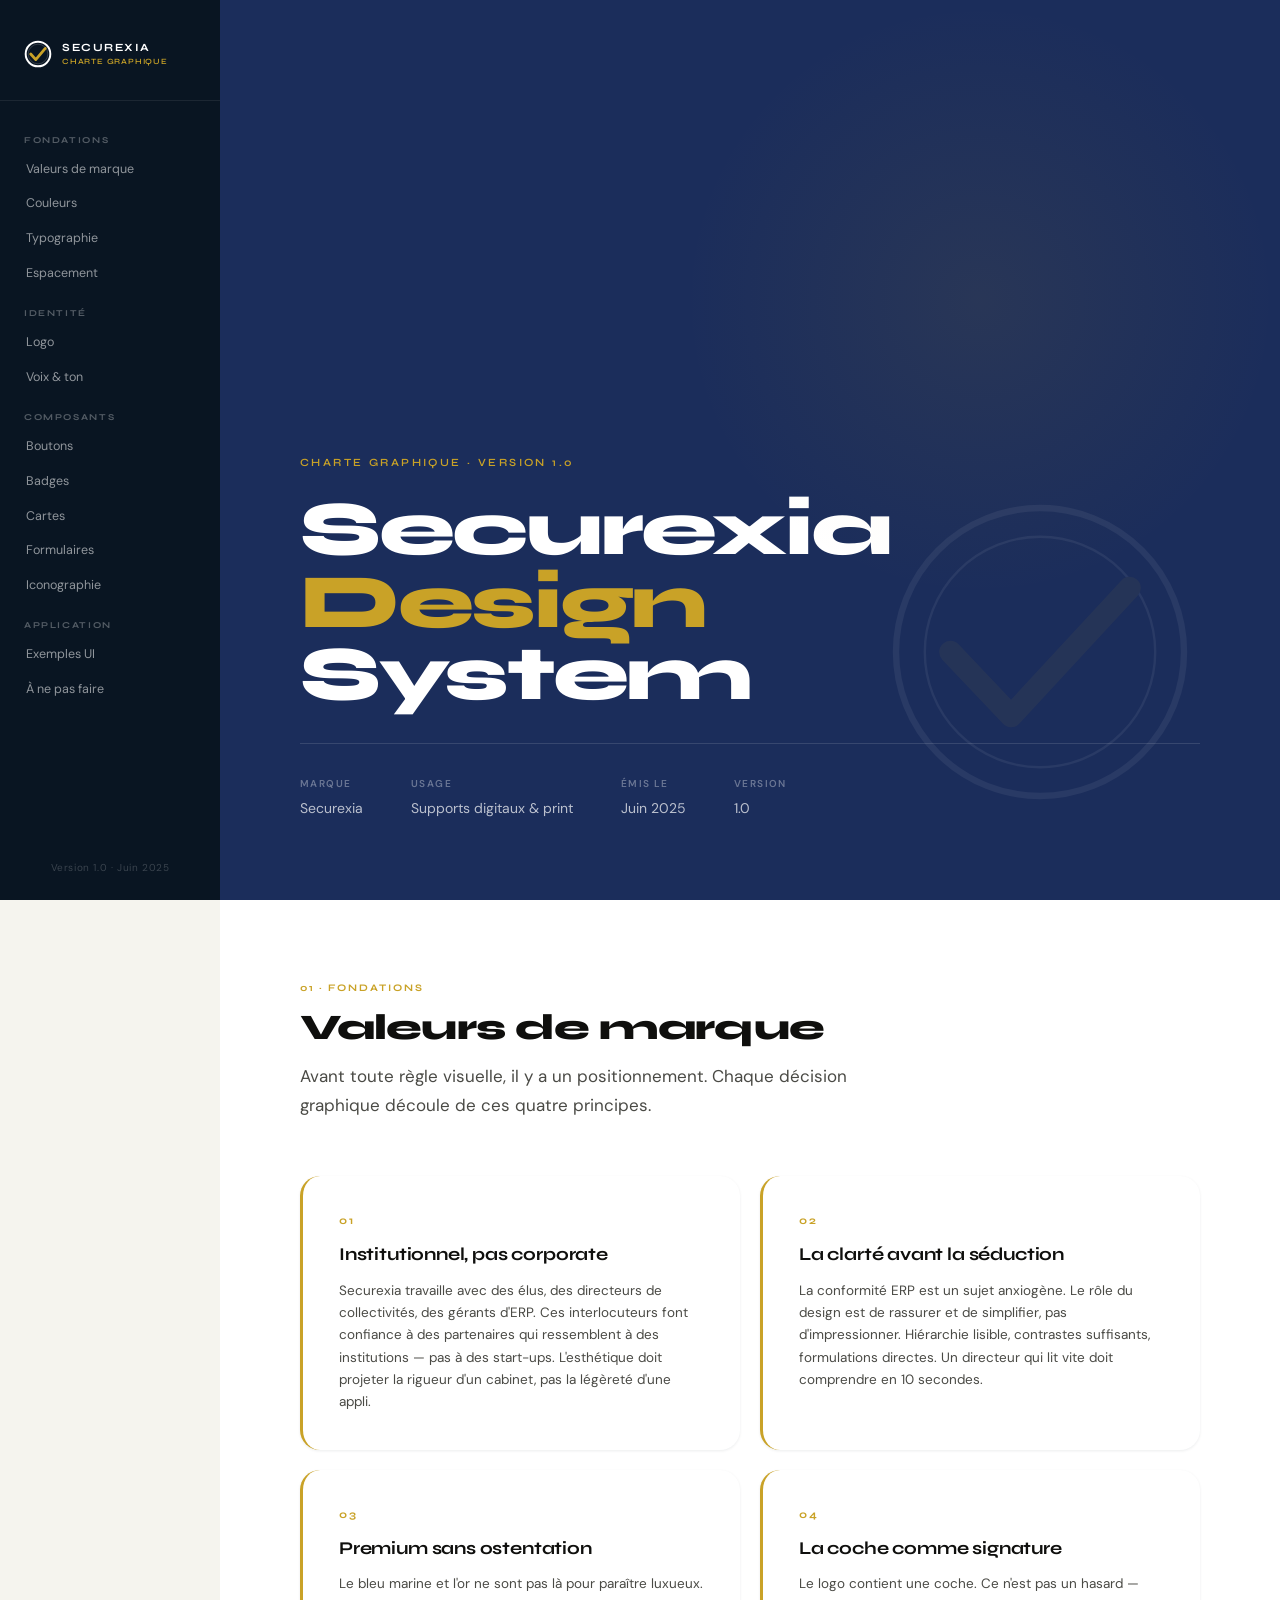
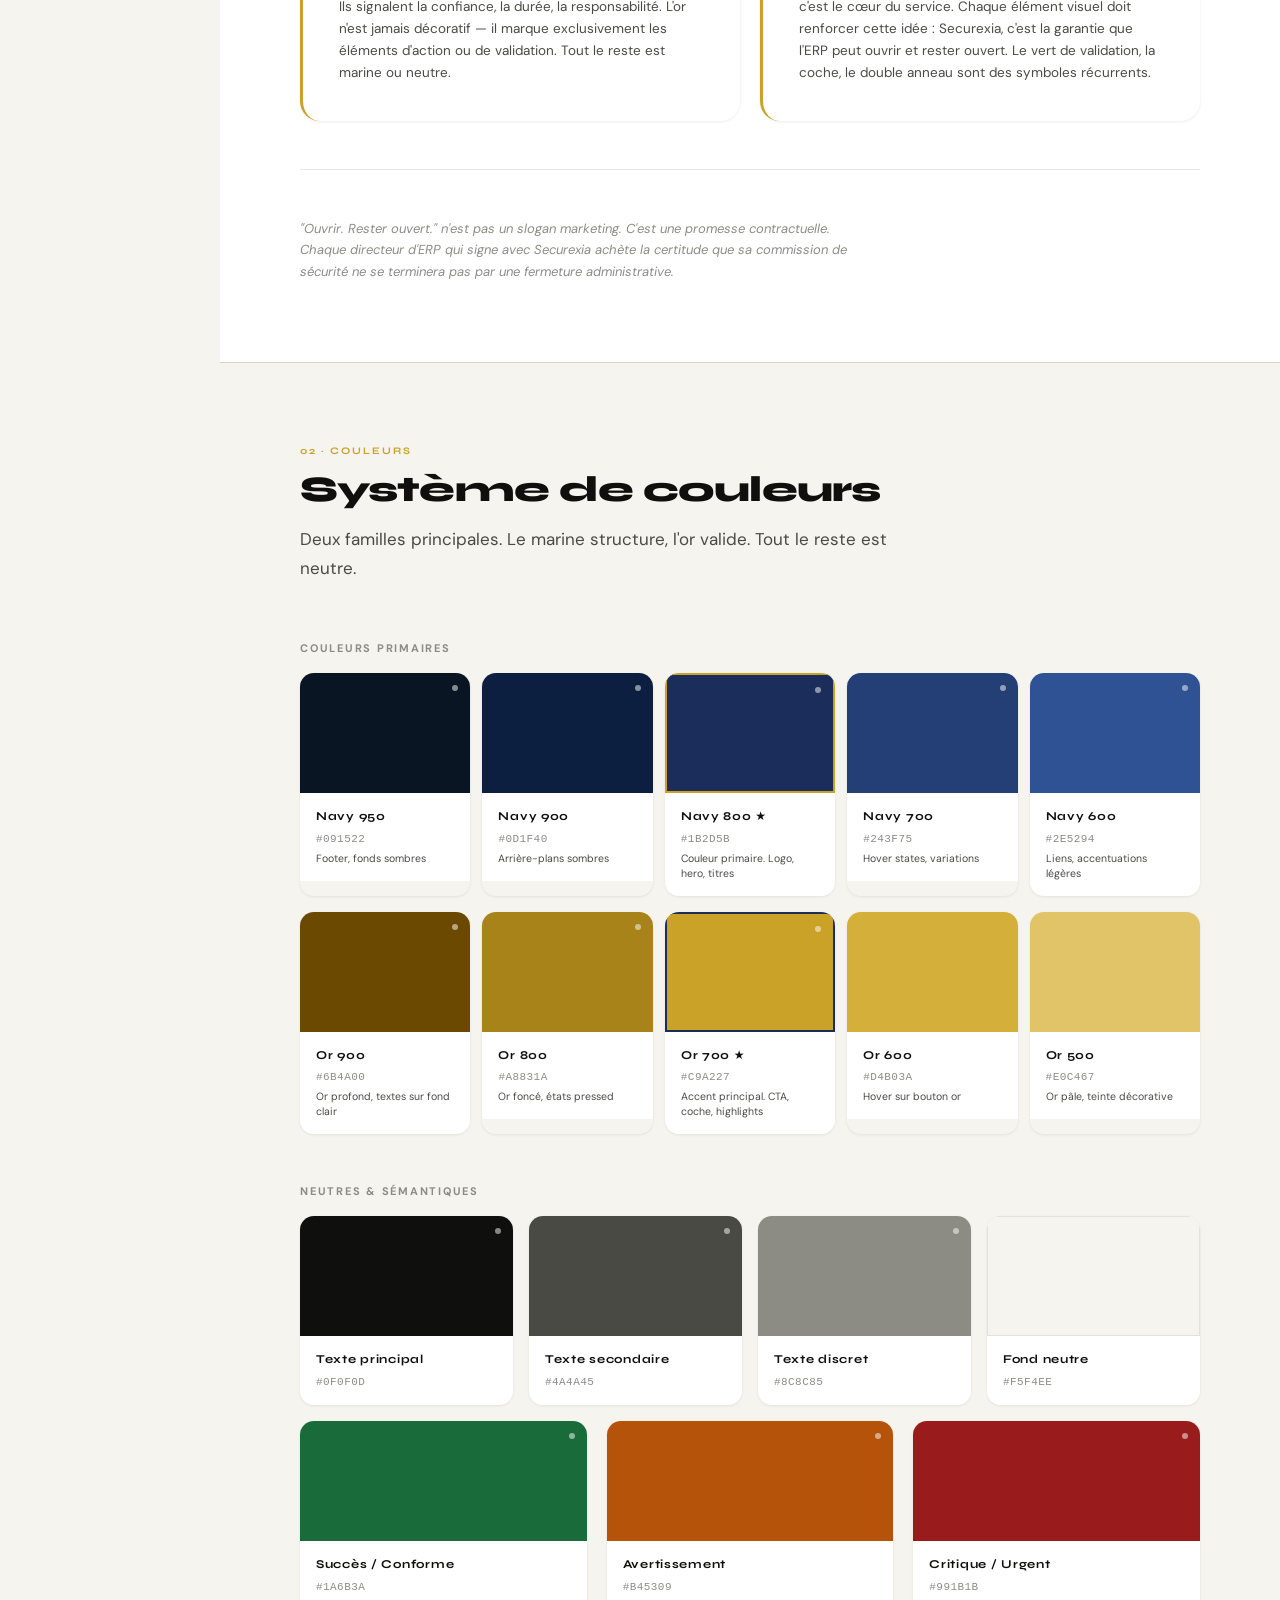
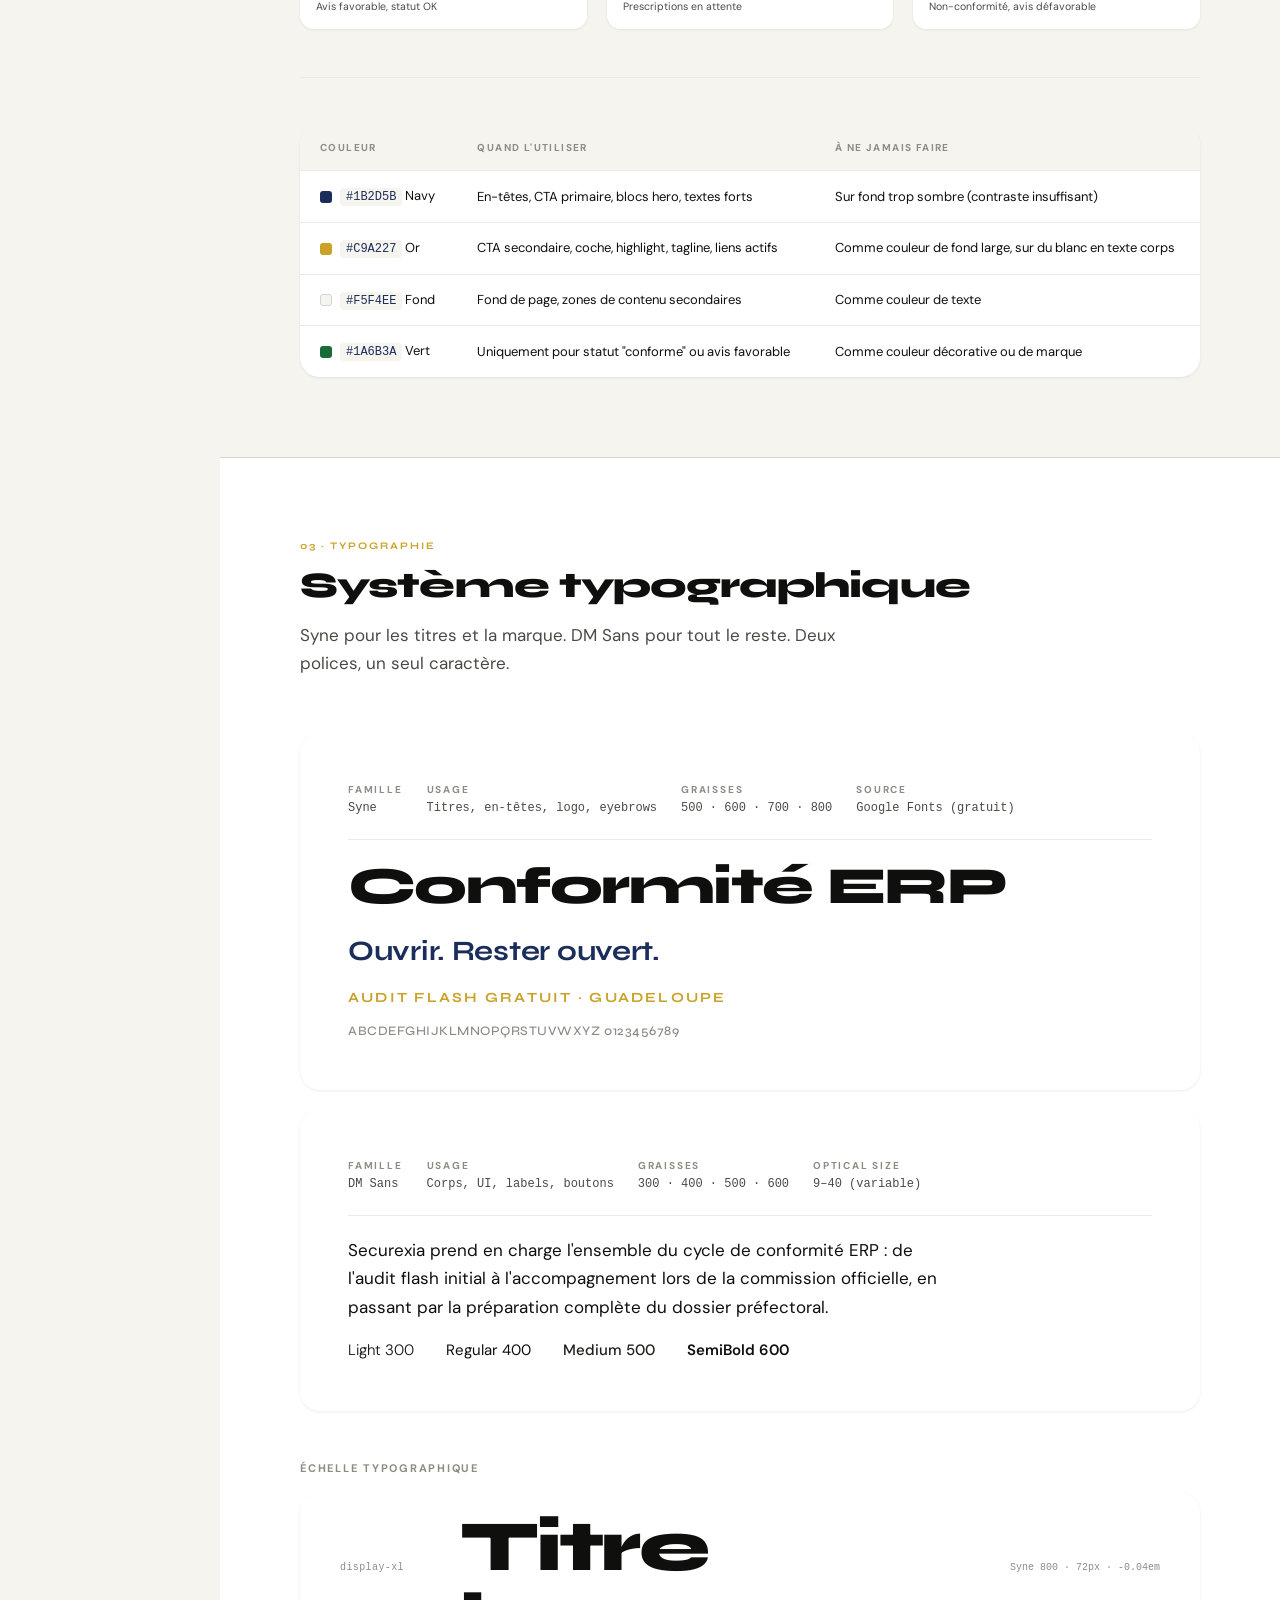
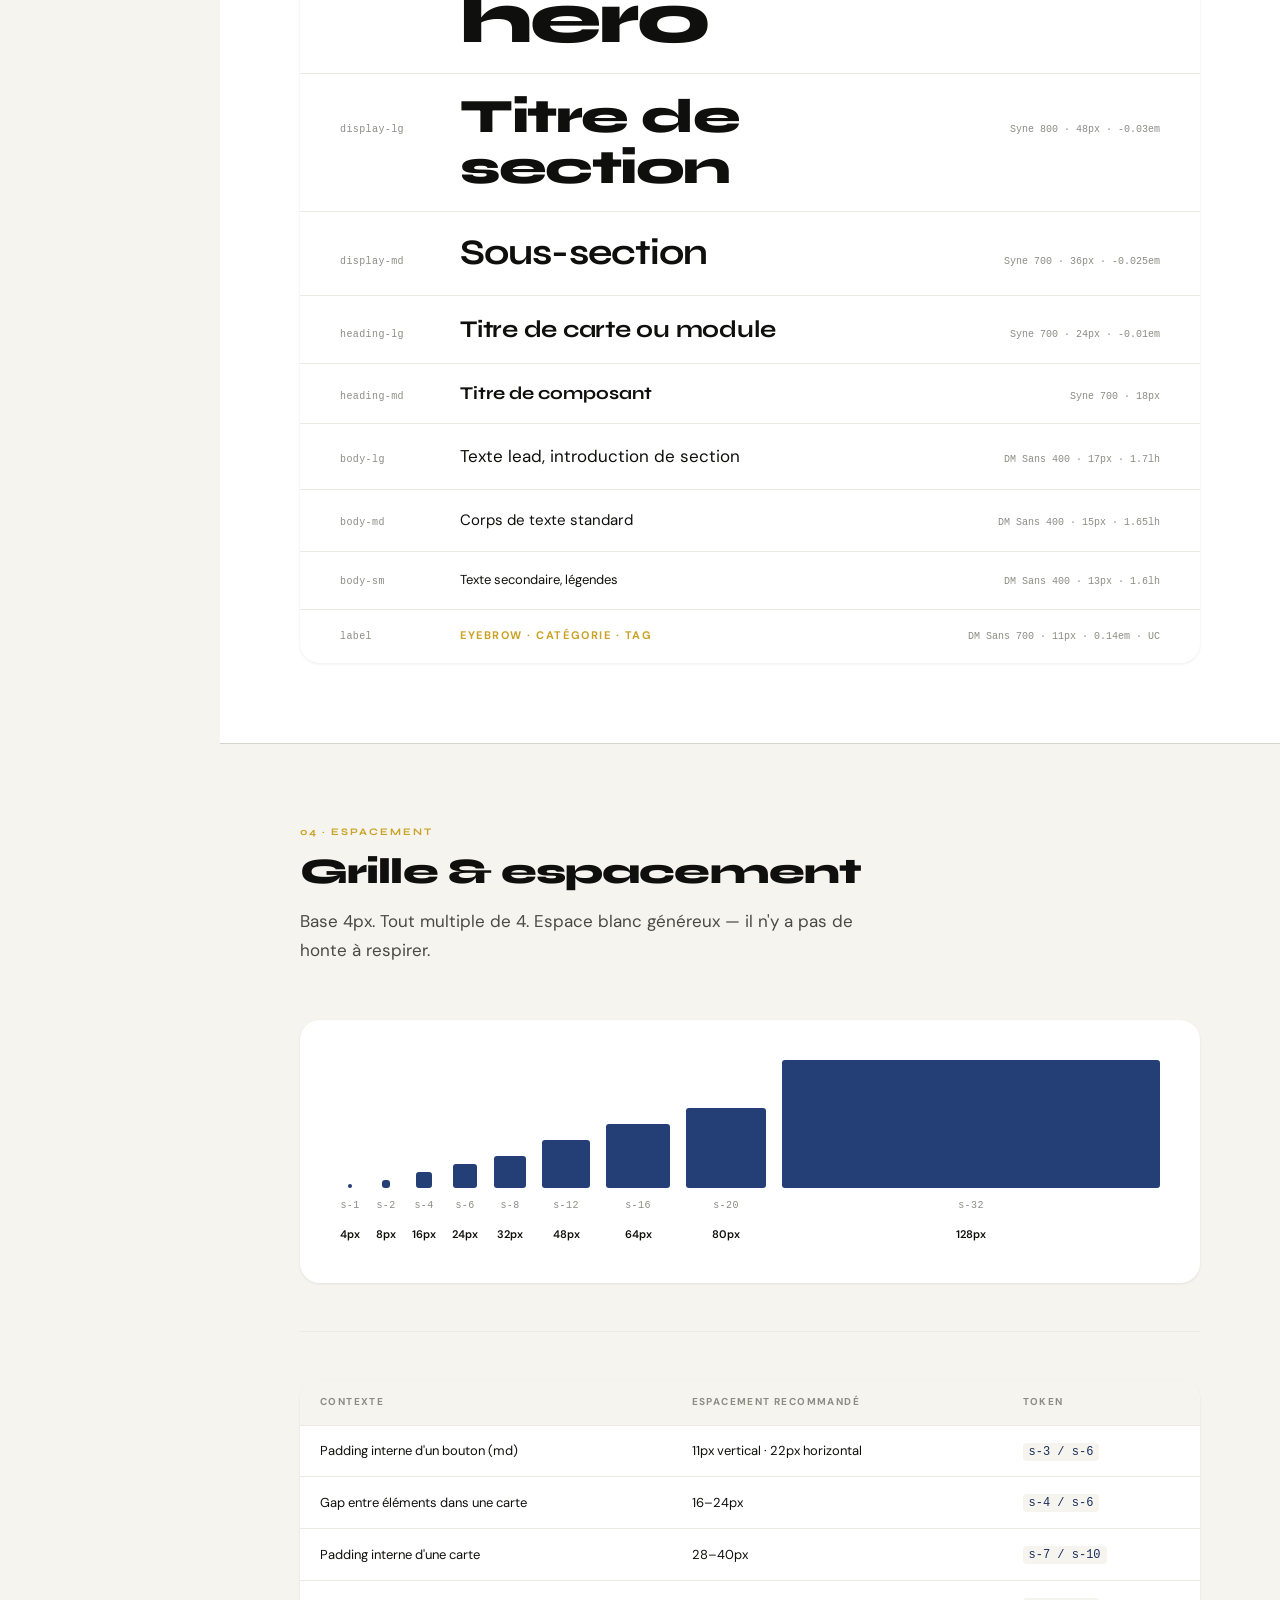
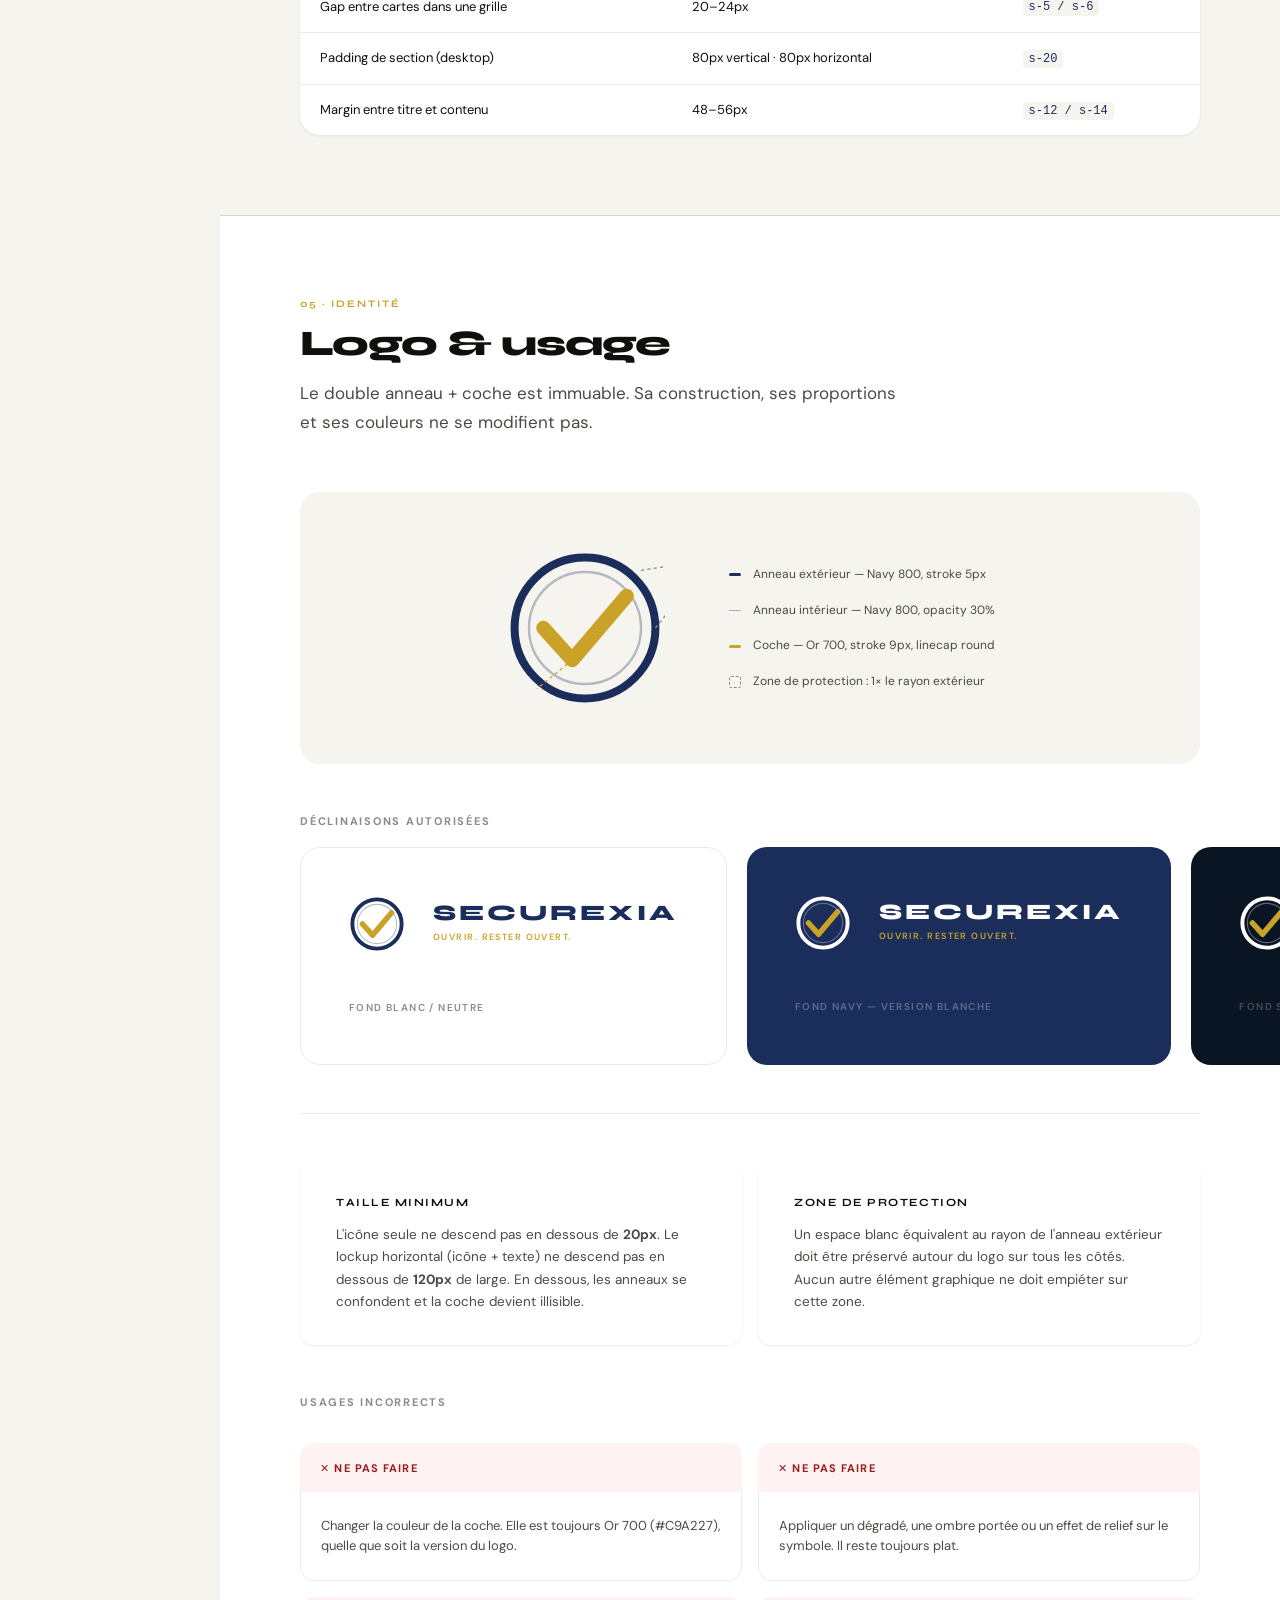
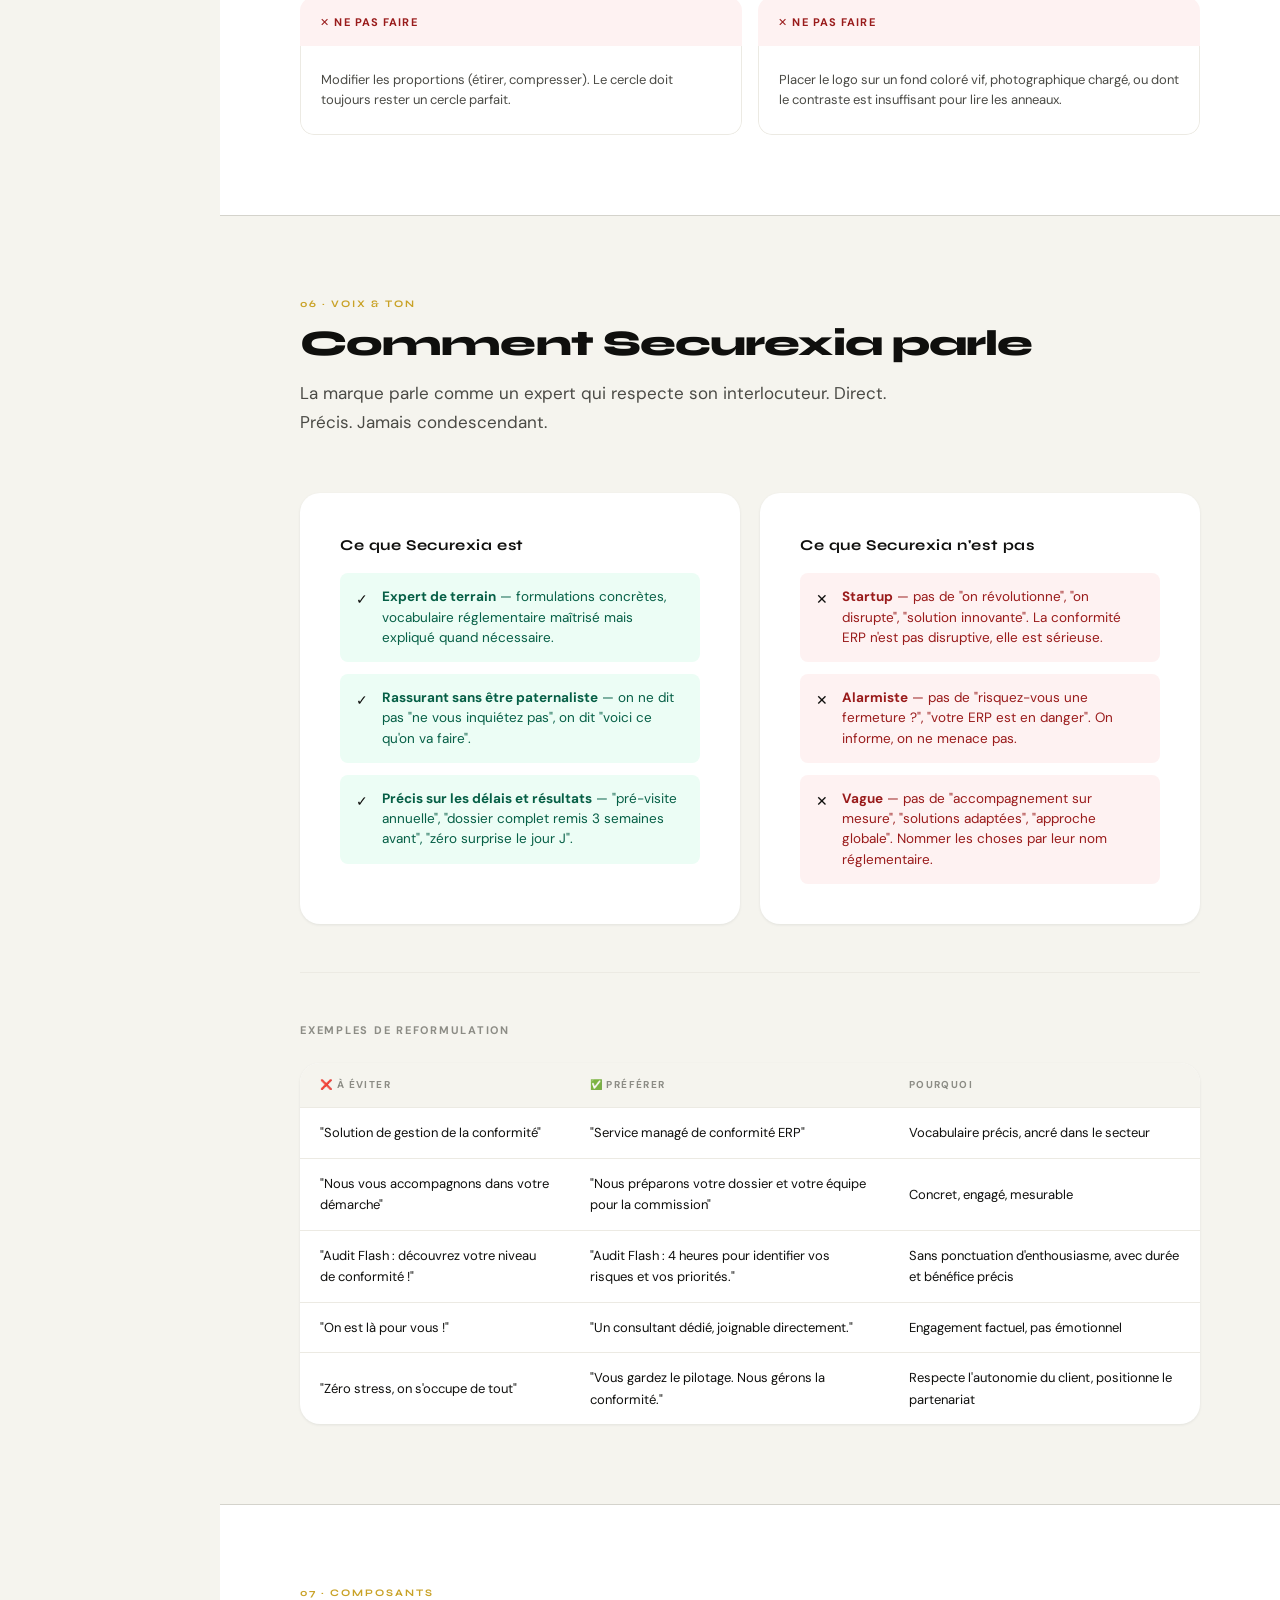
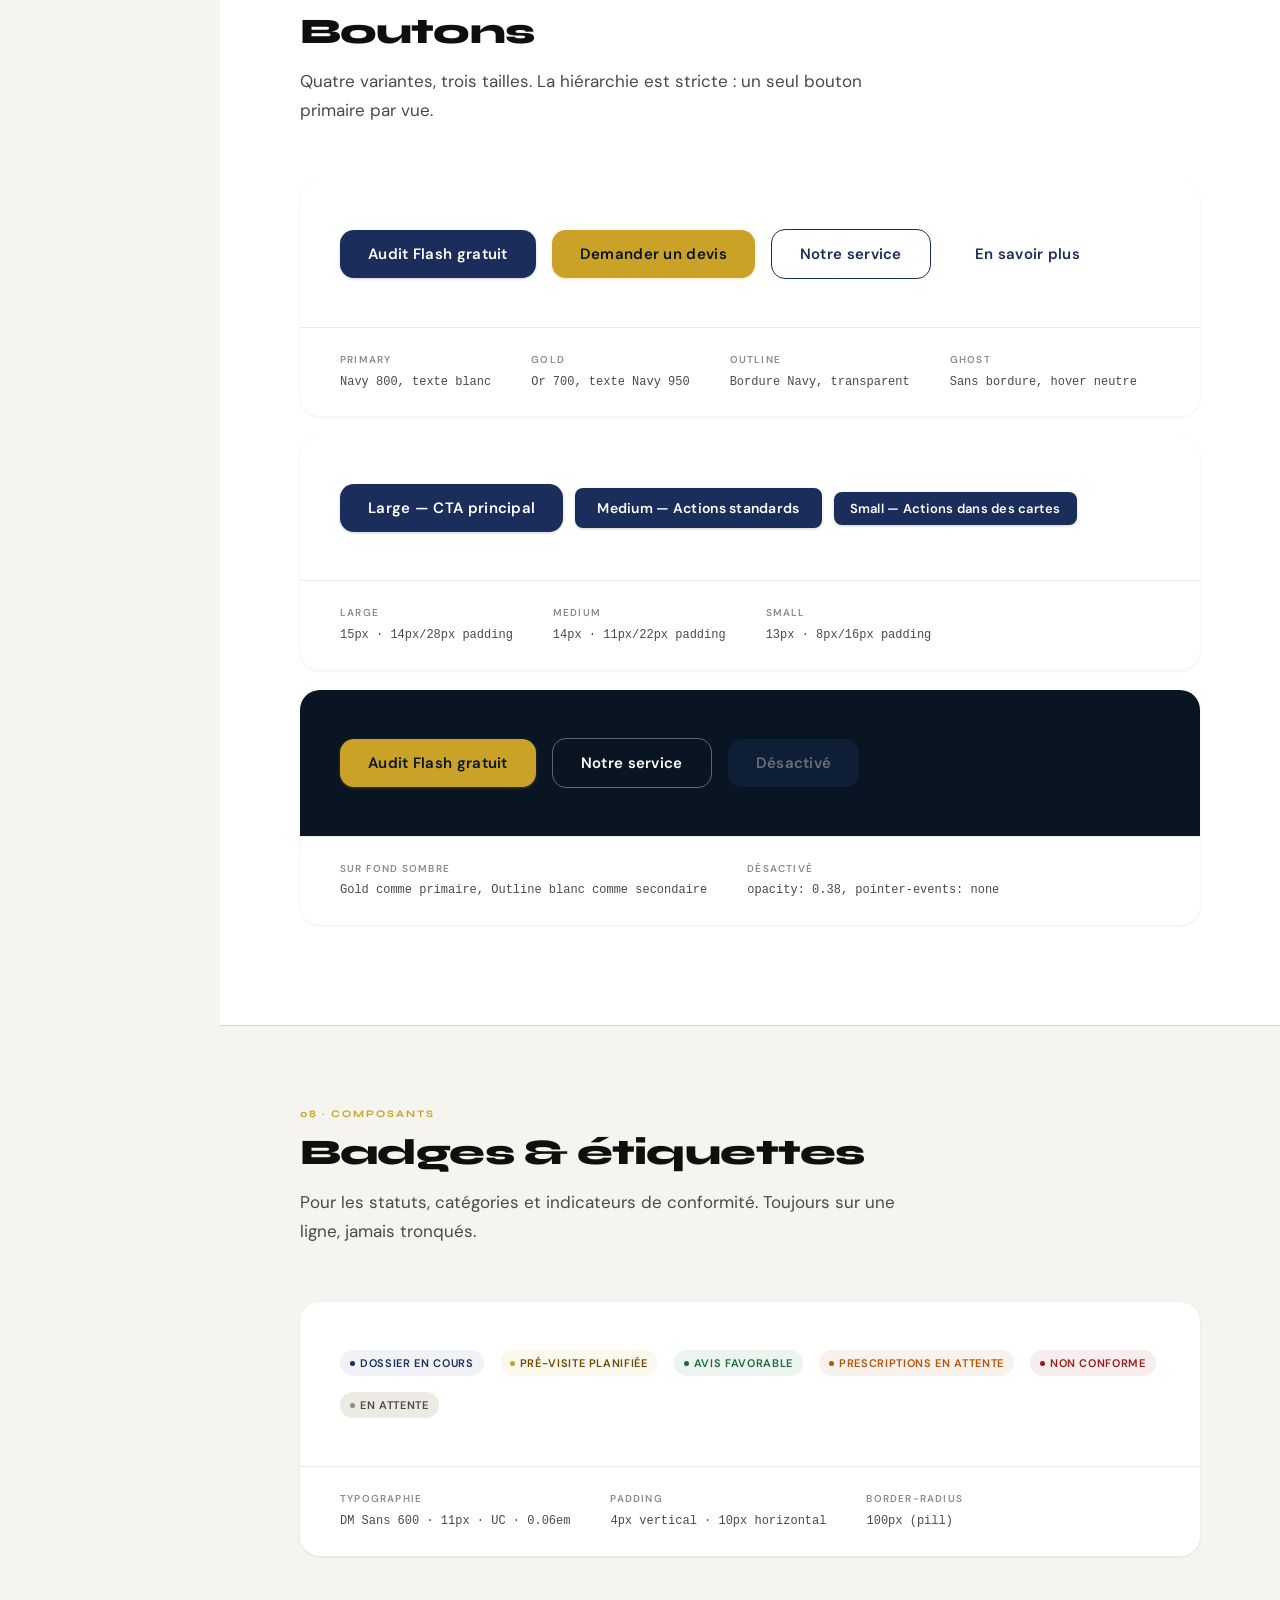
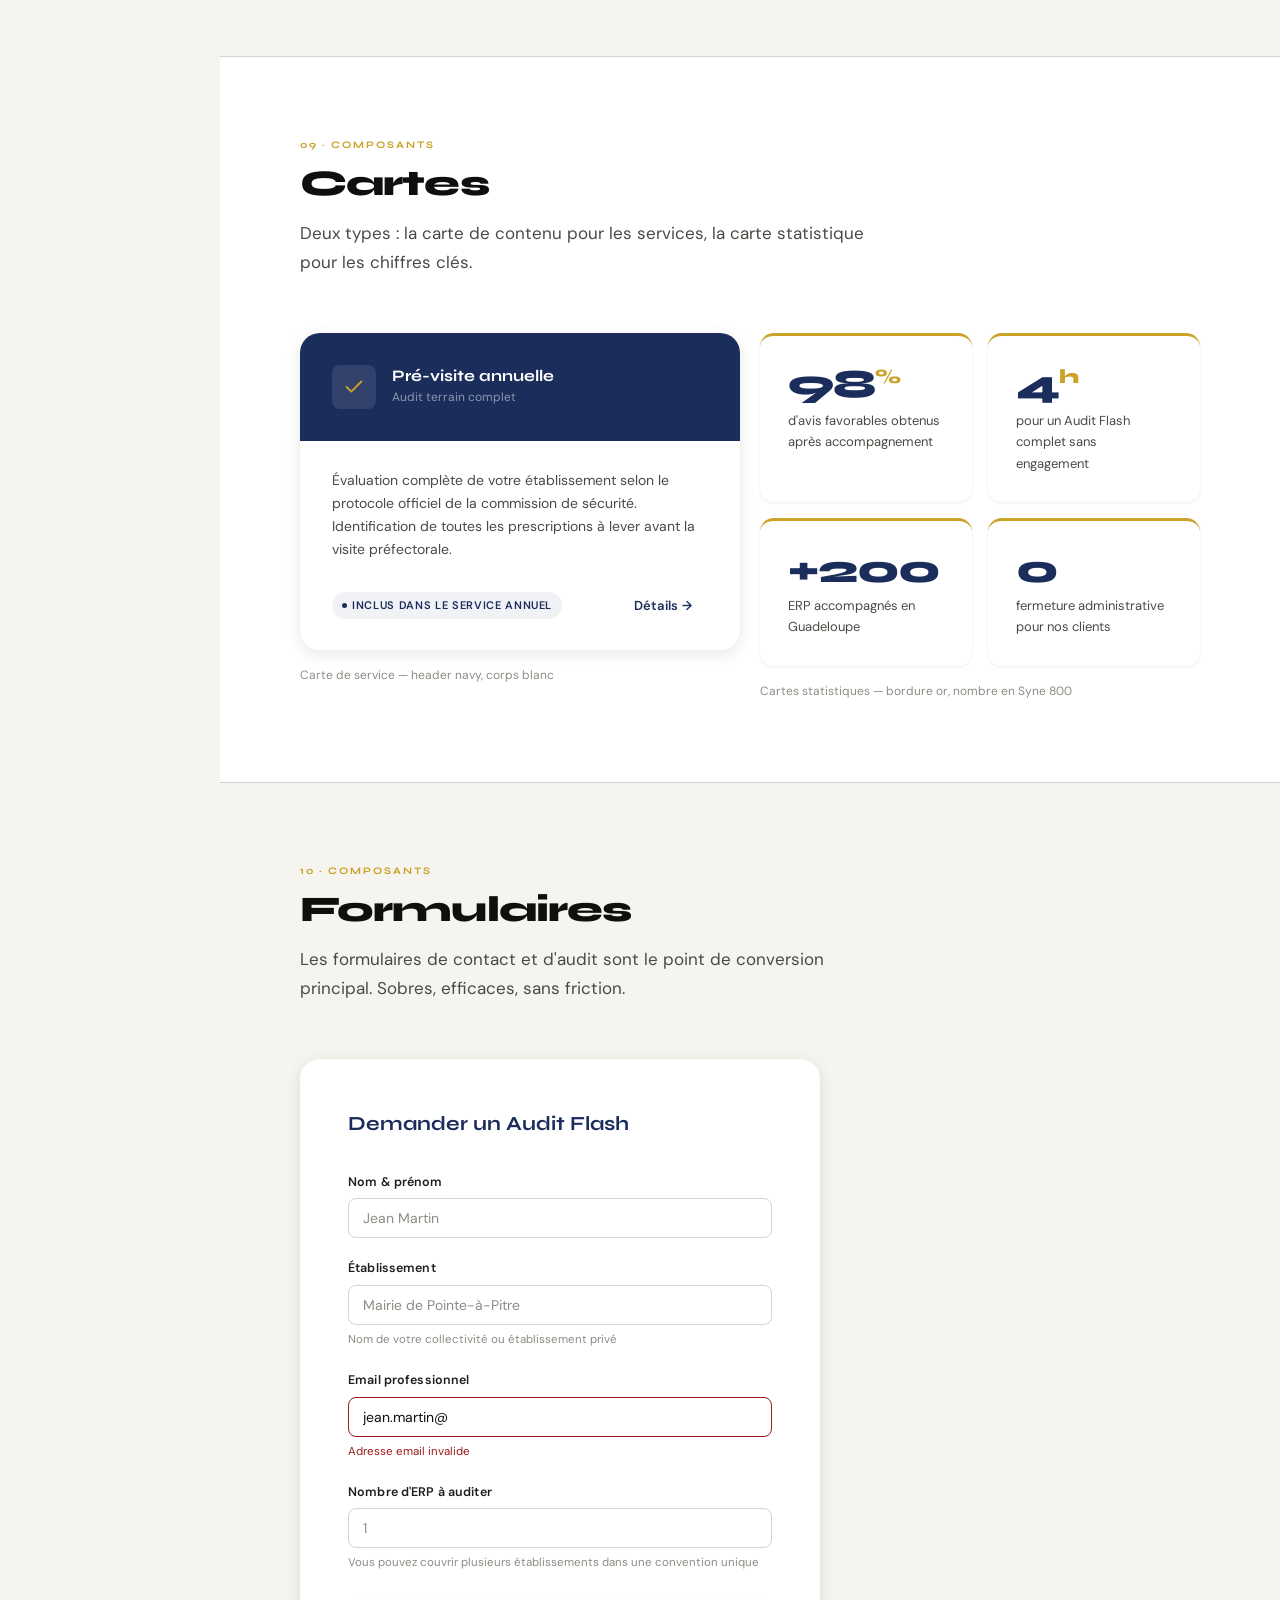
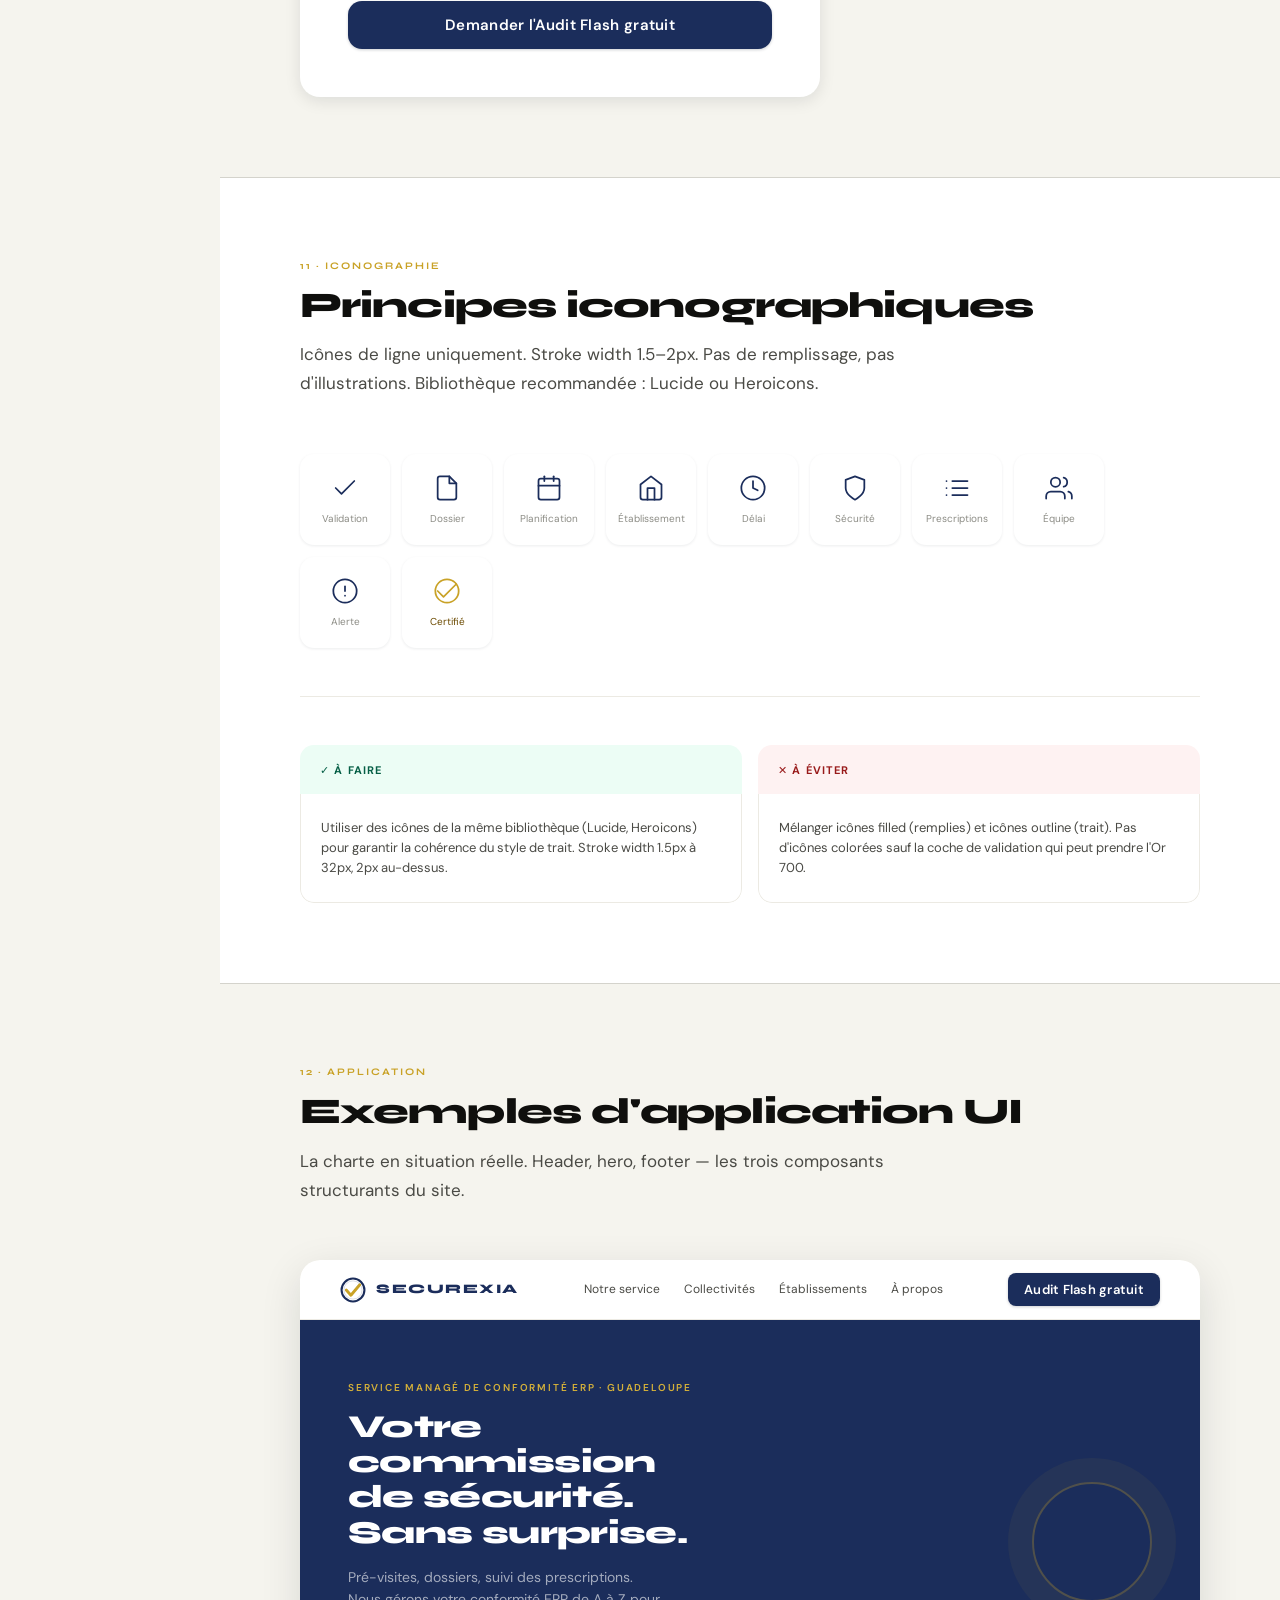
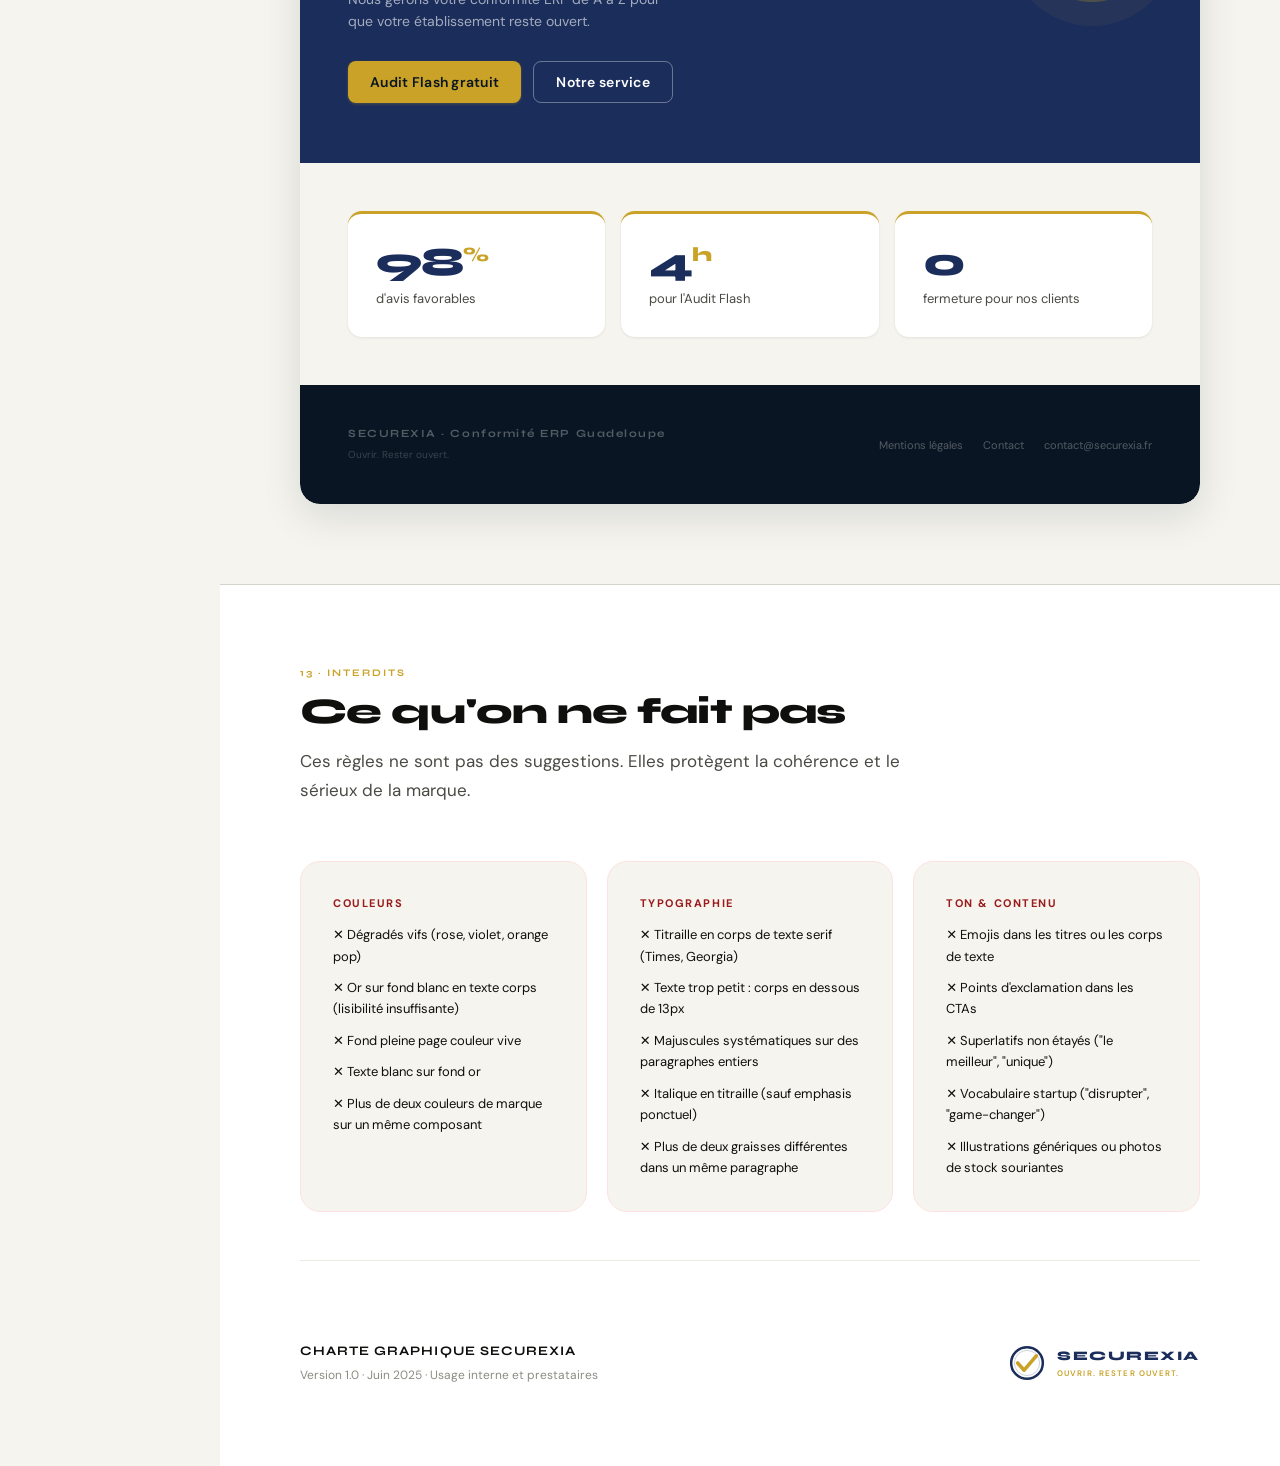
<file: charte-graphique.html>
<!DOCTYPE html>
<html lang="fr">
<head>
<meta charset="UTF-8">
<meta name="viewport" content="width=device-width, initial-scale=1.0">
<title>Securexia — Charte Graphique</title>
<link rel="preconnect" href="https://fonts.googleapis.com">
<link rel="preconnect" href="https://fonts.gstatic.com" crossorigin>
<link href="https://fonts.googleapis.com/css2?family=Syne:wght@500;600;700;800&family=DM+Sans:opsz,wght@9..40,300;9..40,400;9..40,500;9..40,600;9..40,700&display=swap" rel="stylesheet">
<style>

/* ═══════════════════════════════════════════════════════════
   TOKENS
═══════════════════════════════════════════════════════════ */
:root {
  --navy-950:  #091522;
  --navy-900:  #0D1F40;
  --navy-800:  #1B2D5B;
  --navy-700:  #243F75;
  --navy-600:  #2E5294;
  --navy-tint: rgba(27,45,91,0.06);

  --gold-900:  #6B4A00;
  --gold-800:  #A8831A;
  --gold-700:  #C9A227;
  --gold-600:  #D4B03A;
  --gold-500:  #E0C467;
  --gold-tint: rgba(201,162,39,0.08);

  --neutral-950: #0F0F0D;
  --neutral-800: #1E1E1A;
  --neutral-600: #4A4A45;
  --neutral-400: #8C8C85;
  --neutral-200: #D4D3CC;
  --neutral-100: #ECEAE3;
  --neutral-50:  #F5F4EE;
  --white:       #FFFFFF;

  --success: #1A6B3A;
  --warning: #B45309;
  --error:   #991B1B;

  --font-display: 'Syne', system-ui, sans-serif;
  --font-body:    'DM Sans', system-ui, sans-serif;

  --radius-sm: 4px;
  --radius-md: 8px;
  --radius-lg: 14px;
  --radius-xl: 20px;

  --shadow-sm: 0 1px 3px rgba(9,21,34,0.08);
  --shadow-md: 0 4px 16px rgba(9,21,34,0.1);
  --shadow-lg: 0 12px 40px rgba(9,21,34,0.12);
}

/* ═══════════════════════════════════════════════════════════
   RESET & BASE
═══════════════════════════════════════════════════════════ */
*, *::before, *::after { box-sizing: border-box; margin: 0; padding: 0; }

html { scroll-behavior: smooth; }

body {
  font-family: var(--font-body);
  background: var(--neutral-50);
  color: var(--neutral-950);
  font-size: 15px;
  line-height: 1.65;
  -webkit-font-smoothing: antialiased;
}

/* ═══════════════════════════════════════════════════════════
   NAVIGATION LATÉRALE
═══════════════════════════════════════════════════════════ */
.sidebar {
  position: fixed;
  top: 0; left: 0;
  width: 220px;
  height: 100vh;
  background: var(--navy-950);
  padding: 40px 0;
  overflow-y: auto;
  z-index: 100;
}
.sidebar-logo {
  display: flex; align-items: center; gap: 10px;
  padding: 0 24px 32px;
  border-bottom: 1px solid rgba(255,255,255,0.08);
  margin-bottom: 24px;
}
.sidebar-logo svg { flex-shrink: 0; }
.sidebar-logo-text {
  font-family: var(--font-display);
  font-size: 11px; font-weight: 700;
  letter-spacing: 0.14em; text-transform: uppercase;
  color: var(--white); line-height: 1.3;
}
.sidebar-logo-text span { color: var(--gold-700); display: block; font-size: 8px; font-weight: 600; letter-spacing: 0.1em; margin-top: 2px; }
.nav-section { margin-bottom: 8px; }
.nav-label {
  font-family: var(--font-display);
  font-size: 9px; font-weight: 700;
  letter-spacing: 0.18em; text-transform: uppercase;
  color: rgba(255,255,255,0.3);
  padding: 8px 24px 4px;
  display: block;
}
.nav-item {
  display: block;
  padding: 7px 24px;
  font-size: 12.5px;
  color: rgba(255,255,255,0.55);
  text-decoration: none;
  transition: color 0.15s;
  border-left: 2px solid transparent;
}
.nav-item:hover {
  color: var(--white);
  border-left-color: var(--gold-700);
}
.nav-version {
  position: absolute; bottom: 24px; left: 0; right: 0;
  text-align: center;
  font-size: 10px; color: rgba(255,255,255,0.2);
  letter-spacing: 0.06em;
}

/* ═══════════════════════════════════════════════════════════
   MAIN LAYOUT
═══════════════════════════════════════════════════════════ */
.main {
  margin-left: 220px;
  min-height: 100vh;
}

/* ═══════════════════════════════════════════════════════════
   COVER
═══════════════════════════════════════════════════════════ */
.cover {
  background: var(--navy-800);
  min-height: 100vh;
  display: flex; flex-direction: column;
  justify-content: flex-end;
  padding: 80px;
  position: relative;
  overflow: hidden;
}
.cover::before {
  content: '';
  position: absolute; top: 0; right: 0;
  width: 600px; height: 600px;
  background: radial-gradient(ellipse, rgba(201,162,39,0.08) 0%, transparent 70%);
  pointer-events: none;
}
.cover-eyebrow {
  font-family: var(--font-display);
  font-size: 11px; font-weight: 600;
  letter-spacing: 0.22em; text-transform: uppercase;
  color: var(--gold-700); margin-bottom: 20px;
}
.cover h1 {
  font-family: var(--font-display);
  font-size: clamp(48px, 6vw, 80px);
  font-weight: 800; line-height: 0.95;
  color: var(--white);
  letter-spacing: -0.03em;
  margin-bottom: 32px;
}
.cover h1 em { color: var(--gold-700); font-style: normal; }
.cover-meta {
  display: flex; gap: 48px; align-items: flex-end;
  border-top: 1px solid rgba(255,255,255,0.12);
  padding-top: 32px; margin-top: 0;
}
.cover-meta-item .label {
  font-size: 10px; font-weight: 600;
  letter-spacing: 0.14em; text-transform: uppercase;
  color: rgba(255,255,255,0.35); margin-bottom: 4px;
}
.cover-meta-item .value {
  font-size: 14px; color: rgba(255,255,255,0.7);
}
.cover-mark {
  position: absolute; right: 80px; bottom: 80px;
  opacity: 0.06;
}

/* ═══════════════════════════════════════════════════════════
   SECTIONS
═══════════════════════════════════════════════════════════ */
.section {
  padding: 80px;
  border-bottom: 1px solid var(--neutral-200);
}
.section:last-child { border-bottom: none; }
.section-bg-white { background: var(--white); }
.section-bg-navy { background: var(--navy-800); }
.section-bg-dark { background: var(--navy-950); }

.section-header { margin-bottom: 56px; }
.section-index {
  font-family: var(--font-display);
  font-size: 10px; font-weight: 700;
  letter-spacing: 0.2em; text-transform: uppercase;
  color: var(--gold-700); display: block; margin-bottom: 12px;
}
.section h2 {
  font-family: var(--font-display);
  font-size: 36px; font-weight: 800;
  letter-spacing: -0.025em; line-height: 1.05;
  color: var(--neutral-950);
}
.section-bg-navy .section h2,
.section-bg-dark .section h2 { color: var(--white); }
.section-bg-navy .section-index,
.section-bg-dark .section-index { color: var(--gold-600); }

.section-lead {
  font-size: 17px; line-height: 1.7;
  color: var(--neutral-600);
  max-width: 600px; margin-top: 16px;
}
.section-bg-navy .section-lead,
.section-bg-dark .section-lead { color: rgba(255,255,255,0.55); }

/* ═══════════════════════════════════════════════════════════
   GRILLES UTILITAIRES
═══════════════════════════════════════════════════════════ */
.grid-2 { display: grid; grid-template-columns: 1fr 1fr; gap: 20px; }
.grid-3 { display: grid; grid-template-columns: 1fr 1fr 1fr; gap: 20px; }
.grid-4 { display: grid; grid-template-columns: repeat(4, 1fr); gap: 16px; }
.grid-5 { display: grid; grid-template-columns: repeat(5, 1fr); gap: 12px; }

/* ═══════════════════════════════════════════════════════════
   COULEURS
═══════════════════════════════════════════════════════════ */
.color-swatch {
  border-radius: var(--radius-lg);
  overflow: hidden;
  box-shadow: var(--shadow-sm);
}
.swatch-block {
  height: 120px;
  position: relative;
}
.swatch-primary-mark {
  position: absolute; top: 12px; right: 12px;
  width: 6px; height: 6px; border-radius: 50%;
  background: rgba(255,255,255,0.5);
}
.swatch-info {
  background: var(--white);
  padding: 14px 16px;
}
.swatch-name {
  font-family: var(--font-display);
  font-size: 12px; font-weight: 700;
  letter-spacing: 0.06em;
  color: var(--neutral-950); margin-bottom: 3px;
}
.swatch-hex {
  font-size: 11px; font-family: 'Courier New', monospace;
  color: var(--neutral-400); letter-spacing: 0.04em;
}
.swatch-usage {
  font-size: 10.5px; color: var(--neutral-600); margin-top: 4px;
  line-height: 1.4;
}

.color-row {
  display: flex; gap: 2px;
  border-radius: var(--radius-md);
  overflow: hidden;
  margin-top: 32px;
}
.color-row-block {
  flex: 1; height: 48px;
  display: flex; align-items: flex-end; justify-content: center;
  padding-bottom: 6px;
  font-size: 9px; letter-spacing: 0.04em;
  font-family: 'Courier New', monospace;
}

/* ═══════════════════════════════════════════════════════════
   TYPOGRAPHIE
═══════════════════════════════════════════════════════════ */
.type-specimen {
  background: var(--white);
  border-radius: var(--radius-xl);
  padding: 48px;
  box-shadow: var(--shadow-sm);
  margin-bottom: 20px;
}
.type-meta {
  display: flex; gap: 24px; align-items: center;
  margin-bottom: 20px; padding-bottom: 20px;
  border-bottom: 1px solid var(--neutral-100);
}
.type-meta-label {
  font-size: 10px; font-weight: 700;
  letter-spacing: 0.18em; text-transform: uppercase;
  color: var(--neutral-400);
}
.type-meta-value {
  font-size: 12px; color: var(--neutral-600);
  font-family: 'Courier New', monospace;
}
.type-sample { margin-bottom: 12px; }
.type-sample:last-child { margin-bottom: 0; }

.type-scale {
  background: var(--white);
  border-radius: var(--radius-xl);
  overflow: hidden;
  box-shadow: var(--shadow-sm);
}
.type-scale-row {
  display: flex; align-items: baseline;
  padding: 18px 40px;
  border-bottom: 1px solid var(--neutral-100);
  gap: 40px;
}
.type-scale-row:last-child { border-bottom: none; }
.type-scale-label {
  font-size: 10px; color: var(--neutral-400);
  font-family: 'Courier New', monospace;
  min-width: 80px;
  letter-spacing: 0.04em;
}
.type-scale-sample { color: var(--neutral-950); line-height: 1.3; }
.type-scale-spec {
  margin-left: auto;
  font-size: 10px; color: var(--neutral-400);
  font-family: 'Courier New', monospace;
  white-space: nowrap;
}

/* ═══════════════════════════════════════════════════════════
   LOGO
═══════════════════════════════════════════════════════════ */
.logo-showcase {
  display: flex; align-items: center; gap: 28px;
}
.logo-showcase svg { flex-shrink: 0; }
.logo-showcase-text .brand {
  font-family: var(--font-display);
  font-size: 22px; font-weight: 800;
  letter-spacing: 0.14em; text-transform: uppercase;
  color: var(--navy-800); line-height: 1;
}
.logo-showcase-text .tag {
  font-size: 9px; font-weight: 600;
  letter-spacing: 0.16em; text-transform: uppercase;
  color: var(--gold-700); margin-top: 6px;
}

.logo-bg-card {
  border-radius: var(--radius-xl);
  padding: 48px;
  display: flex; flex-direction: column;
  gap: 32px;
}
.logo-bg-label {
  font-size: 10px; font-weight: 600;
  letter-spacing: 0.14em; text-transform: uppercase;
  color: var(--neutral-400); margin-top: 16px;
}

.logo-rule {
  background: var(--white);
  border-radius: var(--radius-lg);
  padding: 32px 36px;
  box-shadow: var(--shadow-sm);
}
.logo-rule-title {
  font-family: var(--font-display);
  font-size: 11px; font-weight: 700;
  letter-spacing: 0.14em; text-transform: uppercase;
  color: var(--neutral-950); margin-bottom: 12px;
}
.logo-rule p { font-size: 13.5px; color: var(--neutral-600); line-height: 1.65; }

.do-dont { display: grid; grid-template-columns: 1fr 1fr; gap: 16px; margin-top: 32px; }
.do-block, .dont-block {
  border-radius: var(--radius-lg);
  overflow: hidden;
}
.do-block .header { background: #ECFDF5; padding: 12px 20px; }
.dont-block .header { background: #FEF2F2; padding: 12px 20px; }
.do-block .header span { font-size: 11px; font-weight: 700; letter-spacing: 0.1em; color: #065F46; text-transform: uppercase; }
.dont-block .header span { font-size: 11px; font-weight: 700; letter-spacing: 0.1em; color: #991B1B; text-transform: uppercase; }
.do-block .body, .dont-block .body {
  background: var(--white); padding: 24px 20px;
  border: 1px solid var(--neutral-100); border-top: none;
  border-radius: 0 0 var(--radius-lg) var(--radius-lg);
}
.do-block .body p, .dont-block .body p { font-size: 13px; color: var(--neutral-600); line-height: 1.55; }

/* ═══════════════════════════════════════════════════════════
   ESPACEMENT
═══════════════════════════════════════════════════════════ */
.spacing-row {
  display: flex; align-items: flex-end; gap: 16px;
  background: var(--white);
  border-radius: var(--radius-xl); padding: 40px;
  box-shadow: var(--shadow-sm);
}
.spacing-item { display: flex; flex-direction: column; align-items: center; gap: 10px; }
.spacing-block { background: var(--navy-700); border-radius: 3px; width: 100%; }
.spacing-label {
  font-size: 10px; font-family: 'Courier New', monospace;
  color: var(--neutral-400); text-align: center; letter-spacing: 0.04em;
}
.spacing-value {
  font-size: 11px; font-weight: 600; color: var(--neutral-950); text-align: center;
}

/* ═══════════════════════════════════════════════════════════
   COMPOSANTS — BOUTONS
═══════════════════════════════════════════════════════════ */
.component-card {
  background: var(--white);
  border-radius: var(--radius-xl);
  overflow: hidden;
  box-shadow: var(--shadow-sm);
  margin-bottom: 20px;
}
.component-preview {
  padding: 48px 40px;
  display: flex; flex-wrap: wrap; gap: 16px; align-items: center;
  border-bottom: 1px solid var(--neutral-100);
}
.component-preview.dark { background: var(--navy-950); }
.component-spec {
  padding: 24px 40px;
  display: flex; gap: 40px;
}
.spec-item .spec-label {
  font-size: 10px; font-weight: 600; letter-spacing: 0.12em;
  text-transform: uppercase; color: var(--neutral-400); margin-bottom: 4px;
}
.spec-item .spec-value {
  font-size: 12px; font-family: 'Courier New', monospace; color: var(--neutral-600);
}

/* Buttons */
.btn {
  display: inline-flex; align-items: center; gap: 8px;
  font-family: var(--font-body);
  font-weight: 600; letter-spacing: 0.02em;
  border: none; cursor: pointer;
  text-decoration: none;
  transition: all 0.18s ease;
  white-space: nowrap;
}
.btn-sm  { font-size: 13px; padding: 8px 16px; border-radius: var(--radius-md); }
.btn-md  { font-size: 14px; padding: 11px 22px; border-radius: var(--radius-md); }
.btn-lg  { font-size: 15px; padding: 14px 28px; border-radius: var(--radius-lg); }

.btn-primary {
  background: var(--navy-800); color: var(--white);
  box-shadow: 0 1px 3px rgba(9,21,34,0.2);
}
.btn-primary:hover { background: var(--navy-900); }

.btn-gold {
  background: var(--gold-700); color: var(--navy-950);
  box-shadow: 0 1px 3px rgba(201,162,39,0.3);
}
.btn-gold:hover { background: var(--gold-600); }

.btn-outline {
  background: transparent; color: var(--navy-800);
  border: 1.5px solid var(--navy-800);
  box-shadow: none;
}
.btn-outline:hover { background: var(--navy-tint); }

.btn-ghost {
  background: transparent; color: var(--navy-800);
  box-shadow: none;
}
.btn-ghost:hover { background: var(--neutral-100); }

.btn-outline-white {
  background: transparent; color: var(--white);
  border: 1.5px solid rgba(255,255,255,0.35);
}
.btn-outline-white:hover { border-color: rgba(255,255,255,0.7); }

.btn:disabled, .btn.disabled {
  opacity: 0.38; cursor: not-allowed;
  pointer-events: none;
}

/* ═══════════════════════════════════════════════════════════
   COMPOSANTS — BADGES
═══════════════════════════════════════════════════════════ */
.badge-row { display: flex; flex-wrap: wrap; gap: 10px; align-items: center; }
.badge {
  display: inline-flex; align-items: center; gap: 5px;
  font-family: var(--font-body);
  font-size: 11px; font-weight: 600;
  letter-spacing: 0.06em; text-transform: uppercase;
  padding: 4px 10px; border-radius: 100px;
  white-space: nowrap;
}
.badge-dot { width: 5px; height: 5px; border-radius: 50%; flex-shrink: 0; }

.badge-navy    { background: var(--navy-tint); color: var(--navy-800); }
.badge-navy .badge-dot { background: var(--navy-800); }
.badge-gold    { background: var(--gold-tint); color: var(--gold-900); }
.badge-gold .badge-dot { background: var(--gold-700); }
.badge-success { background: rgba(26,107,58,0.08); color: var(--success); }
.badge-success .badge-dot { background: var(--success); }
.badge-warning { background: rgba(180,83,9,0.08); color: var(--warning); }
.badge-warning .badge-dot { background: var(--warning); }
.badge-error   { background: rgba(153,27,27,0.08); color: var(--error); }
.badge-error .badge-dot { background: var(--error); }
.badge-neutral { background: var(--neutral-100); color: var(--neutral-600); }
.badge-neutral .badge-dot { background: var(--neutral-400); }

/* ═══════════════════════════════════════════════════════════
   COMPOSANTS — CARTES
═══════════════════════════════════════════════════════════ */
.card-demo {
  background: var(--white);
  border-radius: var(--radius-xl);
  overflow: hidden;
  box-shadow: var(--shadow-md);
}
.card-demo-top {
  background: var(--navy-800);
  padding: 32px;
  display: flex; align-items: center; gap: 16px;
}
.card-demo-icon {
  width: 44px; height: 44px;
  background: rgba(255,255,255,0.1);
  border-radius: var(--radius-md);
  display: flex; align-items: center; justify-content: center;
  flex-shrink: 0;
}
.card-demo-title {
  font-family: var(--font-display);
  font-size: 16px; font-weight: 700; color: var(--white); line-height: 1.2;
}
.card-demo-subtitle { font-size: 12px; color: rgba(255,255,255,0.5); margin-top: 3px; }
.card-demo-body { padding: 28px 32px; }
.card-demo-body p { font-size: 14px; color: var(--neutral-600); line-height: 1.65; }
.card-demo-footer {
  padding: 0 32px 28px;
  display: flex; align-items: center; justify-content: space-between;
}
.card-demo-meta { font-size: 11px; color: var(--neutral-400); letter-spacing: 0.04em; }

.card-stat {
  background: var(--white);
  border-radius: var(--radius-lg);
  padding: 28px;
  box-shadow: var(--shadow-sm);
  border-top: 3px solid var(--gold-700);
}
.card-stat-num {
  font-family: var(--font-display);
  font-size: 40px; font-weight: 800;
  letter-spacing: -0.03em; color: var(--navy-800); line-height: 1;
  margin-bottom: 6px;
}
.card-stat-num sup { font-size: 20px; color: var(--gold-700); }
.card-stat-label { font-size: 13px; color: var(--neutral-600); }

/* ═══════════════════════════════════════════════════════════
   COMPOSANTS — FORMULAIRES
═══════════════════════════════════════════════════════════ */
.form-field { display: flex; flex-direction: column; gap: 6px; }
.form-label {
  font-size: 12.5px; font-weight: 600;
  color: var(--neutral-800); letter-spacing: 0.01em;
}
.form-input {
  font-family: var(--font-body);
  font-size: 14px; color: var(--neutral-950);
  background: var(--white);
  border: 1.5px solid var(--neutral-200);
  border-radius: var(--radius-md);
  padding: 10px 14px;
  outline: none;
  transition: border-color 0.15s;
  width: 100%;
}
.form-input:focus { border-color: var(--navy-800); }
.form-input.error { border-color: var(--error); }
.form-input::placeholder { color: var(--neutral-400); }
.form-hint { font-size: 11.5px; color: var(--neutral-400); }
.form-error { font-size: 11.5px; color: var(--error); }

/* ═══════════════════════════════════════════════════════════
   COMPOSANTS — ICONES / PICTOS
═══════════════════════════════════════════════════════════ */
.icon-grid { display: flex; flex-wrap: wrap; gap: 12px; }
.icon-item {
  background: var(--white);
  border-radius: var(--radius-lg);
  padding: 20px;
  display: flex; flex-direction: column; align-items: center; gap: 10px;
  width: 90px;
  box-shadow: var(--shadow-sm);
}
.icon-item span { font-size: 10px; color: var(--neutral-400); text-align: center; line-height: 1.3; }

/* ═══════════════════════════════════════════════════════════
   TON EDITORIAL
═══════════════════════════════════════════════════════════ */
.voice-card {
  background: var(--white);
  border-radius: var(--radius-xl);
  padding: 40px;
  box-shadow: var(--shadow-sm);
}
.voice-card h3 {
  font-family: var(--font-display);
  font-size: 15px; font-weight: 700; letter-spacing: 0.04em;
  color: var(--neutral-950); margin-bottom: 16px;
}
.voice-examples { display: flex; flex-direction: column; gap: 12px; }
.voice-ex {
  display: flex; gap: 14px; align-items: flex-start;
  padding: 14px 16px; border-radius: var(--radius-md);
}
.voice-ex.good { background: #ECFDF5; }
.voice-ex.bad  { background: #FEF2F2; }
.voice-ex-icon { font-size: 14px; flex-shrink: 0; margin-top: 1px; }
.voice-ex p { font-size: 13.5px; line-height: 1.5; }
.voice-ex.good p { color: #065F46; }
.voice-ex.bad  p { color: #991B1B; }

/* ═══════════════════════════════════════════════════════════
   PRINCIPES / VALEURS
═══════════════════════════════════════════════════════════ */
.principle {
  background: var(--white);
  border-radius: var(--radius-xl);
  padding: 36px;
  box-shadow: var(--shadow-sm);
  border-left: 3px solid var(--gold-700);
}
.principle-num {
  font-family: var(--font-display);
  font-size: 11px; font-weight: 700;
  letter-spacing: 0.16em; color: var(--gold-700); margin-bottom: 10px;
}
.principle h3 {
  font-family: var(--font-display);
  font-size: 18px; font-weight: 700;
  letter-spacing: -0.01em; color: var(--neutral-950); margin-bottom: 10px;
}
.principle p { font-size: 13.5px; color: var(--neutral-600); line-height: 1.65; }

/* ═══════════════════════════════════════════════════════════
   TABLE
═══════════════════════════════════════════════════════════ */
.spec-table {
  width: 100%; border-collapse: collapse;
  background: var(--white); border-radius: var(--radius-xl);
  overflow: hidden; box-shadow: var(--shadow-sm);
}
.spec-table thead tr { background: var(--neutral-50); }
.spec-table th {
  text-align: left; padding: 14px 20px;
  font-size: 10px; font-weight: 700;
  letter-spacing: 0.14em; text-transform: uppercase;
  color: var(--neutral-400);
  border-bottom: 1px solid var(--neutral-100);
}
.spec-table td {
  padding: 14px 20px;
  font-size: 13px; color: var(--neutral-700);
  border-bottom: 1px solid var(--neutral-100);
  vertical-align: middle;
}
.spec-table tr:last-child td { border-bottom: none; }
.spec-table td code {
  font-family: 'Courier New', monospace;
  font-size: 12px; color: var(--navy-800);
  background: var(--neutral-50); padding: 2px 6px;
  border-radius: 4px;
}

/* ═══════════════════════════════════════════════════════════
   APPLICATION — EXEMPLES
═══════════════════════════════════════════════════════════ */
.mock-header {
  background: var(--white);
  border-bottom: 1px solid var(--neutral-100);
  padding: 0 40px;
  height: 60px;
  display: flex; align-items: center; justify-content: space-between;
  border-radius: var(--radius-xl) var(--radius-xl) 0 0;
}
.mock-header-logo { display: flex; align-items: center; gap: 10px; }
.mock-header-logo .brand-text {
  font-family: var(--font-display);
  font-size: 13px; font-weight: 800;
  letter-spacing: 0.12em; text-transform: uppercase;
  color: var(--navy-800);
}
.mock-nav { display: flex; gap: 24px; }
.mock-nav a { font-size: 12px; color: var(--neutral-600); text-decoration: none; }

.mock-hero {
  background: var(--navy-800);
  padding: 60px 48px;
  position: relative; overflow: hidden;
}
.mock-hero::after {
  content: '';
  position: absolute; right: 48px; top: 50%; transform: translateY(-50%);
  width: 120px; height: 120px;
  border-radius: 50%;
  border: 2px solid rgba(201,162,39,0.3);
  box-shadow: 0 0 0 24px rgba(201,162,39,0.06);
}
.mock-hero-eyebrow {
  font-size: 10px; font-weight: 600; letter-spacing: 0.18em;
  text-transform: uppercase; color: var(--gold-600); margin-bottom: 12px;
}
.mock-hero h2 {
  font-family: var(--font-display);
  font-size: 32px; font-weight: 800;
  letter-spacing: -0.02em; color: var(--white); line-height: 1.1;
  margin-bottom: 16px; max-width: 360px;
}
.mock-hero p { font-size: 14px; color: rgba(255,255,255,0.6); max-width: 320px; line-height: 1.6; margin-bottom: 28px; }
.mock-hero-buttons { display: flex; gap: 12px; }

.mock-footer {
  background: var(--navy-950);
  padding: 40px 48px;
  border-radius: 0 0 var(--radius-xl) var(--radius-xl);
  display: flex; justify-content: space-between; align-items: center;
}
.mock-footer-brand {
  font-family: var(--font-display);
  font-size: 11px; font-weight: 700;
  letter-spacing: 0.14em; color: rgba(255,255,255,0.3);
}
.mock-footer-links { display: flex; gap: 20px; }
.mock-footer-links a { font-size: 11px; color: rgba(255,255,255,0.3); text-decoration: none; }

/* ═══════════════════════════════════════════════════════════
   UTILITAIRES
═══════════════════════════════════════════════════════════ */
.mt-8  { margin-top: 8px; }
.mt-16 { margin-top: 16px; }
.mt-24 { margin-top: 24px; }
.mt-32 { margin-top: 32px; }
.mt-48 { margin-top: 48px; }
.mb-8  { margin-bottom: 8px; }
.mb-16 { margin-bottom: 16px; }
.mb-24 { margin-bottom: 24px; }
.mb-32 { margin-bottom: 32px; }
.gap-16 { gap: 16px; }
.rule { border: none; border-top: 1px solid var(--neutral-100); margin: 48px 0; }
.mono { font-family: 'Courier New', monospace; font-size: 12px; color: var(--neutral-400); }

@media (max-width: 900px) {
  .sidebar { display: none; }
  .main { margin-left: 0; }
  .cover, .section { padding: 48px 32px; }
  .grid-3, .grid-4, .grid-5 { grid-template-columns: 1fr 1fr; }
  .grid-2 { grid-template-columns: 1fr; }
}

</style>
</head>
<body>

<!-- ═══════════════════════════════════════════════════════════
     SIDEBAR
═══════════════════════════════════════════════════════════ -->
<nav class="sidebar">
  <div class="sidebar-logo">
    <svg viewBox="0 0 100 100" width="28" height="28" xmlns="http://www.w3.org/2000/svg">
      <circle cx="50" cy="50" r="44" fill="none" stroke="#FFFFFF" stroke-width="7"/>
      <circle cx="50" cy="50" r="35" fill="none" stroke="#FFFFFF" stroke-width="2" opacity="0.3"/>
      <path d="M 24 50 L 42 70 L 76 30" fill="none" stroke="#C9A227" stroke-width="10" stroke-linecap="round" stroke-linejoin="round"/>
    </svg>
    <div class="sidebar-logo-text">
      Securexia
      <span>Charte Graphique</span>
    </div>
  </div>

  <div class="nav-section">
    <span class="nav-label">Fondations</span>
    <a href="#brand" class="nav-item">Valeurs de marque</a>
    <a href="#couleurs" class="nav-item">Couleurs</a>
    <a href="#typographie" class="nav-item">Typographie</a>
    <a href="#espacement" class="nav-item">Espacement</a>
  </div>
  <div class="nav-section">
    <span class="nav-label">Identité</span>
    <a href="#logo" class="nav-item">Logo</a>
    <a href="#voix" class="nav-item">Voix & ton</a>
  </div>
  <div class="nav-section">
    <span class="nav-label">Composants</span>
    <a href="#boutons" class="nav-item">Boutons</a>
    <a href="#badges" class="nav-item">Badges</a>
    <a href="#cartes" class="nav-item">Cartes</a>
    <a href="#formulaires" class="nav-item">Formulaires</a>
    <a href="#icones" class="nav-item">Iconographie</a>
  </div>
  <div class="nav-section">
    <span class="nav-label">Application</span>
    <a href="#application" class="nav-item">Exemples UI</a>
    <a href="#interdits" class="nav-item">À ne pas faire</a>
  </div>

  <div class="nav-version">Version 1.0 · Juin 2025</div>
</nav>

<!-- ═══════════════════════════════════════════════════════════
     MAIN
═══════════════════════════════════════════════════════════ -->
<main class="main">

<!-- ── COVER ── -->
<div class="cover">
  <div class="cover-eyebrow">Charte Graphique · Version 1.0</div>
  <h1>Securexia<br><em>Design</em><br>System</h1>
  <div class="cover-meta">
    <div class="cover-meta-item">
      <div class="label">Marque</div>
      <div class="value">Securexia</div>
    </div>
    <div class="cover-meta-item">
      <div class="label">Usage</div>
      <div class="value">Supports digitaux & print</div>
    </div>
    <div class="cover-meta-item">
      <div class="label">Émis le</div>
      <div class="value">Juin 2025</div>
    </div>
    <div class="cover-meta-item">
      <div class="label">Version</div>
      <div class="value">1.0</div>
    </div>
  </div>
  <div class="cover-mark">
    <svg viewBox="0 0 200 200" width="320" height="320" xmlns="http://www.w3.org/2000/svg">
      <circle cx="100" cy="100" r="90" fill="none" stroke="#FFFFFF" stroke-width="4"/>
      <circle cx="100" cy="100" r="72" fill="none" stroke="#FFFFFF" stroke-width="1.5"/>
      <path d="M 44 100 L 82 140 L 156 60" fill="none" stroke="#C9A227" stroke-width="14" stroke-linecap="round" stroke-linejoin="round"/>
    </svg>
  </div>
</div>

<!-- ══════════════════════════════════════════════════════════
     01 · VALEURS DE MARQUE
══════════════════════════════════════════════════════════ -->
<section class="section section-bg-white" id="brand">
  <div class="section-header">
    <span class="section-index">01 · Fondations</span>
    <h2>Valeurs de marque</h2>
    <p class="section-lead">Avant toute règle visuelle, il y a un positionnement. Chaque décision graphique découle de ces quatre principes.</p>
  </div>

  <div class="grid-2">
    <div class="principle">
      <div class="principle-num">01</div>
      <h3>Institutionnel, pas corporate</h3>
      <p>Securexia travaille avec des élus, des directeurs de collectivités, des gérants d'ERP. Ces interlocuteurs font confiance à des partenaires qui ressemblent à des institutions — pas à des start-ups. L'esthétique doit projeter la rigueur d'un cabinet, pas la légèreté d'une appli.</p>
    </div>
    <div class="principle">
      <div class="principle-num">02</div>
      <h3>La clarté avant la séduction</h3>
      <p>La conformité ERP est un sujet anxiogène. Le rôle du design est de rassurer et de simplifier, pas d'impressionner. Hiérarchie lisible, contrastes suffisants, formulations directes. Un directeur qui lit vite doit comprendre en 10 secondes.</p>
    </div>
    <div class="principle">
      <div class="principle-num">03</div>
      <h3>Premium sans ostentation</h3>
      <p>Le bleu marine et l'or ne sont pas là pour paraître luxueux. Ils signalent la confiance, la durée, la responsabilité. L'or n'est jamais décoratif — il marque exclusivement les éléments d'action ou de validation. Tout le reste est marine ou neutre.</p>
    </div>
    <div class="principle">
      <div class="principle-num">04</div>
      <h3>La coche comme signature</h3>
      <p>Le logo contient une coche. Ce n'est pas un hasard — c'est le cœur du service. Chaque élément visuel doit renforcer cette idée : Securexia, c'est la garantie que l'ERP peut ouvrir et rester ouvert. Le vert de validation, la coche, le double anneau sont des symboles récurrents.</p>
    </div>
  </div>

  <hr class="rule">
  <p style="font-size:13px; color:var(--neutral-400); font-style:italic; max-width:560px;">
    "Ouvrir. Rester ouvert." n'est pas un slogan marketing. C'est une promesse contractuelle. Chaque directeur d'ERP qui signe avec Securexia achète la certitude que sa commission de sécurité ne se terminera pas par une fermeture administrative.
  </p>
</section>

<!-- ══════════════════════════════════════════════════════════
     02 · COULEURS
══════════════════════════════════════════════════════════ -->
<section class="section" id="couleurs">
  <div class="section-header">
    <span class="section-index">02 · Couleurs</span>
    <h2>Système de couleurs</h2>
    <p class="section-lead">Deux familles principales. Le marine structure, l'or valide. Tout le reste est neutre.</p>
  </div>

  <!-- Couleurs primaires -->
  <p class="mb-16" style="font-size:11px;font-weight:700;letter-spacing:0.16em;text-transform:uppercase;color:var(--neutral-400);">Couleurs primaires</p>
  <div class="grid-5">
    <div class="color-swatch">
      <div class="swatch-block" style="background:#091522;"><div class="swatch-primary-mark"></div></div>
      <div class="swatch-info">
        <div class="swatch-name">Navy 950</div>
        <div class="swatch-hex">#091522</div>
        <div class="swatch-usage">Footer, fonds sombres</div>
      </div>
    </div>
    <div class="color-swatch">
      <div class="swatch-block" style="background:#0D1F40;"><div class="swatch-primary-mark"></div></div>
      <div class="swatch-info">
        <div class="swatch-name">Navy 900</div>
        <div class="swatch-hex">#0D1F40</div>
        <div class="swatch-usage">Arrière-plans sombres</div>
      </div>
    </div>
    <div class="color-swatch">
      <div class="swatch-block" style="background:#1B2D5B; border:2px solid #C9A227; border-radius:8px 8px 0 0; box-sizing:border-box;"><div class="swatch-primary-mark"></div></div>
      <div class="swatch-info">
        <div class="swatch-name">Navy 800 ★</div>
        <div class="swatch-hex">#1B2D5B</div>
        <div class="swatch-usage">Couleur primaire. Logo, hero, titres</div>
      </div>
    </div>
    <div class="color-swatch">
      <div class="swatch-block" style="background:#243F75;"><div class="swatch-primary-mark"></div></div>
      <div class="swatch-info">
        <div class="swatch-name">Navy 700</div>
        <div class="swatch-hex">#243F75</div>
        <div class="swatch-usage">Hover states, variations</div>
      </div>
    </div>
    <div class="color-swatch">
      <div class="swatch-block" style="background:#2E5294;"><div class="swatch-primary-mark"></div></div>
      <div class="swatch-info">
        <div class="swatch-name">Navy 600</div>
        <div class="swatch-hex">#2E5294</div>
        <div class="swatch-usage">Liens, accentuations légères</div>
      </div>
    </div>
  </div>

  <div class="grid-5 mt-16">
    <div class="color-swatch">
      <div class="swatch-block" style="background:#6B4A00;"><div class="swatch-primary-mark"></div></div>
      <div class="swatch-info">
        <div class="swatch-name">Or 900</div>
        <div class="swatch-hex">#6B4A00</div>
        <div class="swatch-usage">Or profond, textes sur fond clair</div>
      </div>
    </div>
    <div class="color-swatch">
      <div class="swatch-block" style="background:#A8831A;"><div class="swatch-primary-mark"></div></div>
      <div class="swatch-info">
        <div class="swatch-name">Or 800</div>
        <div class="swatch-hex">#A8831A</div>
        <div class="swatch-usage">Or foncé, états pressed</div>
      </div>
    </div>
    <div class="color-swatch">
      <div class="swatch-block" style="background:#C9A227; border:2px solid #1B2D5B; border-radius:8px 8px 0 0; box-sizing:border-box;"><div class="swatch-primary-mark"></div></div>
      <div class="swatch-info">
        <div class="swatch-name">Or 700 ★</div>
        <div class="swatch-hex">#C9A227</div>
        <div class="swatch-usage">Accent principal. CTA, coche, highlights</div>
      </div>
    </div>
    <div class="color-swatch">
      <div class="swatch-block" style="background:#D4B03A;"></div>
      <div class="swatch-info">
        <div class="swatch-name">Or 600</div>
        <div class="swatch-hex">#D4B03A</div>
        <div class="swatch-usage">Hover sur bouton or</div>
      </div>
    </div>
    <div class="color-swatch">
      <div class="swatch-block" style="background:#E0C467;"></div>
      <div class="swatch-info">
        <div class="swatch-name">Or 500</div>
        <div class="swatch-hex">#E0C467</div>
        <div class="swatch-usage">Or pâle, teinte décorative</div>
      </div>
    </div>
  </div>

  <!-- Couleurs neutres -->
  <p class="mt-48 mb-16" style="font-size:11px;font-weight:700;letter-spacing:0.16em;text-transform:uppercase;color:var(--neutral-400);">Neutres & sémantiques</p>
  <div class="grid-4">
    <div class="color-swatch">
      <div class="swatch-block" style="background:#0F0F0D;"><div class="swatch-primary-mark"></div></div>
      <div class="swatch-info"><div class="swatch-name">Texte principal</div><div class="swatch-hex">#0F0F0D</div></div>
    </div>
    <div class="color-swatch">
      <div class="swatch-block" style="background:#4A4A45;"><div class="swatch-primary-mark"></div></div>
      <div class="swatch-info"><div class="swatch-name">Texte secondaire</div><div class="swatch-hex">#4A4A45</div></div>
    </div>
    <div class="color-swatch">
      <div class="swatch-block" style="background:#8C8C85;"><div class="swatch-primary-mark"></div></div>
      <div class="swatch-info"><div class="swatch-name">Texte discret</div><div class="swatch-hex">#8C8C85</div></div>
    </div>
    <div class="color-swatch">
      <div class="swatch-block" style="background:#F5F4EE; border:1px solid #E2E1DA;"></div>
      <div class="swatch-info"><div class="swatch-name">Fond neutre</div><div class="swatch-hex">#F5F4EE</div></div>
    </div>
  </div>

  <div class="grid-3 mt-16">
    <div class="color-swatch">
      <div class="swatch-block" style="background:#1A6B3A;"><div class="swatch-primary-mark"></div></div>
      <div class="swatch-info"><div class="swatch-name">Succès / Conforme</div><div class="swatch-hex">#1A6B3A</div><div class="swatch-usage">Avis favorable, statut OK</div></div>
    </div>
    <div class="color-swatch">
      <div class="swatch-block" style="background:#B45309;"><div class="swatch-primary-mark"></div></div>
      <div class="swatch-info"><div class="swatch-name">Avertissement</div><div class="swatch-hex">#B45309</div><div class="swatch-usage">Prescriptions en attente</div></div>
    </div>
    <div class="color-swatch">
      <div class="swatch-block" style="background:#991B1B;"><div class="swatch-primary-mark"></div></div>
      <div class="swatch-info"><div class="swatch-name">Critique / Urgent</div><div class="swatch-hex">#991B1B</div><div class="swatch-usage">Non-conformité, avis défavorable</div></div>
    </div>
  </div>

  <!-- Règle d'usage -->
  <hr class="rule">
  <table class="spec-table">
    <thead>
      <tr>
        <th>Couleur</th>
        <th>Quand l'utiliser</th>
        <th>À ne jamais faire</th>
      </tr>
    </thead>
    <tbody>
      <tr>
        <td><span style="display:inline-block;width:12px;height:12px;background:#1B2D5B;border-radius:3px;margin-right:8px;vertical-align:middle;"></span><code>#1B2D5B</code> Navy</td>
        <td>En-têtes, CTA primaire, blocs hero, textes forts</td>
        <td>Sur fond trop sombre (contraste insuffisant)</td>
      </tr>
      <tr>
        <td><span style="display:inline-block;width:12px;height:12px;background:#C9A227;border-radius:3px;margin-right:8px;vertical-align:middle;"></span><code>#C9A227</code> Or</td>
        <td>CTA secondaire, coche, highlight, tagline, liens actifs</td>
        <td>Comme couleur de fond large, sur du blanc en texte corps</td>
      </tr>
      <tr>
        <td><span style="display:inline-block;width:12px;height:12px;background:#F5F4EE;border:1px solid #D4D3CC;border-radius:3px;margin-right:8px;vertical-align:middle;"></span><code>#F5F4EE</code> Fond</td>
        <td>Fond de page, zones de contenu secondaires</td>
        <td>Comme couleur de texte</td>
      </tr>
      <tr>
        <td><span style="display:inline-block;width:12px;height:12px;background:#1A6B3A;border-radius:3px;margin-right:8px;vertical-align:middle;"></span><code>#1A6B3A</code> Vert</td>
        <td>Uniquement pour statut "conforme" ou avis favorable</td>
        <td>Comme couleur décorative ou de marque</td>
      </tr>
    </tbody>
  </table>
</section>

<!-- ══════════════════════════════════════════════════════════
     03 · TYPOGRAPHIE
══════════════════════════════════════════════════════════ -->
<section class="section section-bg-white" id="typographie">
  <div class="section-header">
    <span class="section-index">03 · Typographie</span>
    <h2>Système typographique</h2>
    <p class="section-lead">Syne pour les titres et la marque. DM Sans pour tout le reste. Deux polices, un seul caractère.</p>
  </div>

  <!-- Specimen Syne -->
  <div class="type-specimen">
    <div class="type-meta">
      <div>
        <div class="type-meta-label">Famille</div>
        <div class="type-meta-value">Syne</div>
      </div>
      <div>
        <div class="type-meta-label">Usage</div>
        <div class="type-meta-value">Titres, en-têtes, logo, eyebrows</div>
      </div>
      <div>
        <div class="type-meta-label">Graisses</div>
        <div class="type-meta-value">500 · 600 · 700 · 800</div>
      </div>
      <div>
        <div class="type-meta-label">Source</div>
        <div class="type-meta-value">Google Fonts (gratuit)</div>
      </div>
    </div>
    <div class="type-sample">
      <div style="font-family:var(--font-display);font-size:52px;font-weight:800;letter-spacing:-0.03em;line-height:1;color:var(--neutral-950);">Conformité ERP</div>
    </div>
    <div class="type-sample mt-16">
      <div style="font-family:var(--font-display);font-size:28px;font-weight:700;letter-spacing:-0.01em;color:var(--navy-800);">Ouvrir. Rester ouvert.</div>
    </div>
    <div class="type-sample mt-12">
      <div style="font-family:var(--font-display);font-size:14px;font-weight:700;letter-spacing:0.16em;text-transform:uppercase;color:var(--gold-700);">Audit Flash gratuit · Guadeloupe</div>
    </div>
    <div class="type-sample mt-12">
      <div style="font-family:var(--font-display);font-size:13px;font-weight:500;letter-spacing:0.04em;color:var(--neutral-400);">ABCDEFGHIJKLMNOPQRSTUVWXYZ 0123456789</div>
    </div>
  </div>

  <!-- Specimen DM Sans -->
  <div class="type-specimen mt-20">
    <div class="type-meta">
      <div>
        <div class="type-meta-label">Famille</div>
        <div class="type-meta-value">DM Sans</div>
      </div>
      <div>
        <div class="type-meta-label">Usage</div>
        <div class="type-meta-value">Corps, UI, labels, boutons</div>
      </div>
      <div>
        <div class="type-meta-label">Graisses</div>
        <div class="type-meta-value">300 · 400 · 500 · 600</div>
      </div>
      <div>
        <div class="type-meta-label">Optical size</div>
        <div class="type-meta-value">9–40 (variable)</div>
      </div>
    </div>
    <div class="type-sample">
      <div style="font-family:var(--font-body);font-size:17px;line-height:1.7;color:var(--neutral-700);max-width:600px;">
        Securexia prend en charge l'ensemble du cycle de conformité ERP : de l'audit flash initial à l'accompagnement lors de la commission officielle, en passant par la préparation complète du dossier préfectoral.
      </div>
    </div>
    <div class="type-sample mt-16" style="display:flex;gap:32px;">
      <div style="font-family:var(--font-body);font-size:15px;font-weight:300;color:var(--neutral-500);">Light 300</div>
      <div style="font-family:var(--font-body);font-size:15px;font-weight:400;color:var(--neutral-700);">Regular 400</div>
      <div style="font-family:var(--font-body);font-size:15px;font-weight:500;color:var(--neutral-800);">Medium 500</div>
      <div style="font-family:var(--font-body);font-size:15px;font-weight:600;color:var(--neutral-950);">SemiBold 600</div>
    </div>
  </div>

  <!-- Échelle typographique -->
  <p class="mt-48 mb-16" style="font-size:11px;font-weight:700;letter-spacing:0.16em;text-transform:uppercase;color:var(--neutral-400);">Échelle typographique</p>
  <div class="type-scale">
    <div class="type-scale-row">
      <span class="type-scale-label">display-xl</span>
      <span class="type-scale-sample" style="font-family:var(--font-display);font-size:72px;font-weight:800;letter-spacing:-0.04em;line-height:1;">Titre hero</span>
      <span class="type-scale-spec">Syne 800 · 72px · -0.04em</span>
    </div>
    <div class="type-scale-row">
      <span class="type-scale-label">display-lg</span>
      <span class="type-scale-sample" style="font-family:var(--font-display);font-size:48px;font-weight:800;letter-spacing:-0.03em;line-height:1.05;">Titre de section</span>
      <span class="type-scale-spec">Syne 800 · 48px · -0.03em</span>
    </div>
    <div class="type-scale-row">
      <span class="type-scale-label">display-md</span>
      <span class="type-scale-sample" style="font-family:var(--font-display);font-size:36px;font-weight:700;letter-spacing:-0.025em;">Sous-section</span>
      <span class="type-scale-spec">Syne 700 · 36px · -0.025em</span>
    </div>
    <div class="type-scale-row">
      <span class="type-scale-label">heading-lg</span>
      <span class="type-scale-sample" style="font-family:var(--font-display);font-size:24px;font-weight:700;letter-spacing:-0.01em;">Titre de carte ou module</span>
      <span class="type-scale-spec">Syne 700 · 24px · -0.01em</span>
    </div>
    <div class="type-scale-row">
      <span class="type-scale-label">heading-md</span>
      <span class="type-scale-sample" style="font-family:var(--font-display);font-size:18px;font-weight:700;">Titre de composant</span>
      <span class="type-scale-spec">Syne 700 · 18px</span>
    </div>
    <div class="type-scale-row">
      <span class="type-scale-label">body-lg</span>
      <span class="type-scale-sample" style="font-size:17px;line-height:1.7;">Texte lead, introduction de section</span>
      <span class="type-scale-spec">DM Sans 400 · 17px · 1.7lh</span>
    </div>
    <div class="type-scale-row">
      <span class="type-scale-label">body-md</span>
      <span class="type-scale-sample" style="font-size:15px;line-height:1.65;">Corps de texte standard</span>
      <span class="type-scale-spec">DM Sans 400 · 15px · 1.65lh</span>
    </div>
    <div class="type-scale-row">
      <span class="type-scale-label">body-sm</span>
      <span class="type-scale-sample" style="font-size:13px;line-height:1.6;">Texte secondaire, légendes</span>
      <span class="type-scale-spec">DM Sans 400 · 13px · 1.6lh</span>
    </div>
    <div class="type-scale-row">
      <span class="type-scale-label">label</span>
      <span class="type-scale-sample" style="font-size:11px;font-weight:700;letter-spacing:0.14em;text-transform:uppercase;color:var(--gold-700);">Eyebrow · Catégorie · Tag</span>
      <span class="type-scale-spec">DM Sans 700 · 11px · 0.14em · UC</span>
    </div>
  </div>
</section>

<!-- ══════════════════════════════════════════════════════════
     04 · ESPACEMENT
══════════════════════════════════════════════════════════ -->
<section class="section" id="espacement">
  <div class="section-header">
    <span class="section-index">04 · Espacement</span>
    <h2>Grille & espacement</h2>
    <p class="section-lead">Base 4px. Tout multiple de 4. Espace blanc généreux — il n'y a pas de honte à respirer.</p>
  </div>

  <div class="spacing-row">
    <div class="spacing-item" style="flex:0 0 4px">
      <div class="spacing-block" style="height:4px;width:4px;"></div>
      <div class="spacing-label">s-1</div>
      <div class="spacing-value">4px</div>
    </div>
    <div class="spacing-item" style="flex:0 0 8px">
      <div class="spacing-block" style="height:8px;width:8px;"></div>
      <div class="spacing-label">s-2</div>
      <div class="spacing-value">8px</div>
    </div>
    <div class="spacing-item" style="flex:0 0 16px">
      <div class="spacing-block" style="height:16px;width:16px;"></div>
      <div class="spacing-label">s-4</div>
      <div class="spacing-value">16px</div>
    </div>
    <div class="spacing-item" style="flex:0 0 24px">
      <div class="spacing-block" style="height:24px;width:24px;"></div>
      <div class="spacing-label">s-6</div>
      <div class="spacing-value">24px</div>
    </div>
    <div class="spacing-item" style="flex:0 0 32px">
      <div class="spacing-block" style="height:32px;width:32px;"></div>
      <div class="spacing-label">s-8</div>
      <div class="spacing-value">32px</div>
    </div>
    <div class="spacing-item" style="flex:0 0 48px">
      <div class="spacing-block" style="height:48px;width:48px;"></div>
      <div class="spacing-label">s-12</div>
      <div class="spacing-value">48px</div>
    </div>
    <div class="spacing-item" style="flex:0 0 64px">
      <div class="spacing-block" style="height:64px;width:64px;"></div>
      <div class="spacing-label">s-16</div>
      <div class="spacing-value">64px</div>
    </div>
    <div class="spacing-item" style="flex:0 0 80px">
      <div class="spacing-block" style="height:80px;width:80px;"></div>
      <div class="spacing-label">s-20</div>
      <div class="spacing-value">80px</div>
    </div>
    <div class="spacing-item" style="flex:1">
      <div class="spacing-block" style="height:128px;width:100%;"></div>
      <div class="spacing-label">s-32</div>
      <div class="spacing-value">128px</div>
    </div>
  </div>

  <hr class="rule">

  <table class="spec-table">
    <thead>
      <tr><th>Contexte</th><th>Espacement recommandé</th><th>Token</th></tr>
    </thead>
    <tbody>
      <tr><td>Padding interne d'un bouton (md)</td><td>11px vertical · 22px horizontal</td><td><code>s-3 / s-6</code></td></tr>
      <tr><td>Gap entre éléments dans une carte</td><td>16–24px</td><td><code>s-4 / s-6</code></td></tr>
      <tr><td>Padding interne d'une carte</td><td>28–40px</td><td><code>s-7 / s-10</code></td></tr>
      <tr><td>Gap entre cartes dans une grille</td><td>20–24px</td><td><code>s-5 / s-6</code></td></tr>
      <tr><td>Padding de section (desktop)</td><td>80px vertical · 80px horizontal</td><td><code>s-20</code></td></tr>
      <tr><td>Margin entre titre et contenu</td><td>48–56px</td><td><code>s-12 / s-14</code></td></tr>
    </tbody>
  </table>
</section>

<!-- ══════════════════════════════════════════════════════════
     05 · LOGO
══════════════════════════════════════════════════════════ -->
<section class="section section-bg-white" id="logo">
  <div class="section-header">
    <span class="section-index">05 · Identité</span>
    <h2>Logo & usage</h2>
    <p class="section-lead">Le double anneau + coche est immuable. Sa construction, ses proportions et ses couleurs ne se modifient pas.</p>
  </div>

  <!-- Anatomie -->
  <div style="background:var(--neutral-50);border-radius:var(--radius-xl);padding:56px;display:flex;align-items:center;justify-content:center;gap:64px;">
    <svg viewBox="0 0 100 100" width="160" height="160" xmlns="http://www.w3.org/2000/svg">
      <!-- Outer ring with annotation -->
      <circle cx="50" cy="50" r="44" fill="none" stroke="#1B2D5B" stroke-width="5"/>
      <!-- Inner ring -->
      <circle cx="50" cy="50" r="35" fill="none" stroke="#1B2D5B" stroke-width="1.5" opacity="0.3"/>
      <!-- Checkmark -->
      <path d="M 24 50 L 42 70 L 76 30" fill="none" stroke="#C9A227" stroke-width="9" stroke-linecap="round" stroke-linejoin="round"/>
      <!-- Annotations -->
      <line x1="94" y1="50" x2="110" y2="30" stroke="#8C8C85" stroke-width="0.8" stroke-dasharray="2,2"/>
      <line x1="85" y1="14" x2="110" y2="10" stroke="#8C8C85" stroke-width="0.8" stroke-dasharray="2,2"/>
      <line x1="42" y1="70" x2="20" y2="88" stroke="#C9A227" stroke-width="0.8" stroke-dasharray="2,2"/>
    </svg>
    <div style="display:flex;flex-direction:column;gap:16px;">
      <div style="display:flex;align-items:center;gap:12px;">
        <div style="width:12px;height:3px;background:#1B2D5B;border-radius:2px;"></div>
        <span style="font-size:12px;color:var(--neutral-600);">Anneau extérieur — Navy 800, stroke 5px</span>
      </div>
      <div style="display:flex;align-items:center;gap:12px;">
        <div style="width:12px;height:1px;background:#1B2D5B;border-radius:2px;opacity:0.35;"></div>
        <span style="font-size:12px;color:var(--neutral-600);">Anneau intérieur — Navy 800, opacity 30%</span>
      </div>
      <div style="display:flex;align-items:center;gap:12px;">
        <div style="width:12px;height:3px;background:#C9A227;border-radius:2px;"></div>
        <span style="font-size:12px;color:var(--neutral-600);">Coche — Or 700, stroke 9px, linecap round</span>
      </div>
      <div style="display:flex;align-items:center;gap:12px;">
        <div style="width:12px;height:12px;background:transparent;border:1px dashed #8C8C85;border-radius:2px;"></div>
        <span style="font-size:12px;color:var(--neutral-600);">Zone de protection : 1× le rayon extérieur</span>
      </div>
    </div>
  </div>

  <!-- Versions fond -->
  <p class="mt-48 mb-16" style="font-size:11px;font-weight:700;letter-spacing:0.16em;text-transform:uppercase;color:var(--neutral-400);">Déclinaisons autorisées</p>
  <div class="grid-3">
    <div class="logo-bg-card" style="background:var(--white);border:1px solid var(--neutral-100);">
      <div class="logo-showcase">
        <svg viewBox="0 0 100 100" width="56" height="56" xmlns="http://www.w3.org/2000/svg">
          <circle cx="50" cy="50" r="44" fill="none" stroke="#1B2D5B" stroke-width="7"/>
          <circle cx="50" cy="50" r="35" fill="none" stroke="#1B2D5B" stroke-width="2" opacity="0.3"/>
          <path d="M 24 50 L 42 70 L 76 30" fill="none" stroke="#C9A227" stroke-width="10" stroke-linecap="round" stroke-linejoin="round"/>
        </svg>
        <div class="logo-showcase-text">
          <div class="brand">Securexia</div>
          <div class="tag">Ouvrir. Rester ouvert.</div>
        </div>
      </div>
      <div class="logo-bg-label">Fond blanc / neutre</div>
    </div>
    <div class="logo-bg-card" style="background:var(--navy-800);">
      <div class="logo-showcase">
        <svg viewBox="0 0 100 100" width="56" height="56" xmlns="http://www.w3.org/2000/svg">
          <circle cx="50" cy="50" r="44" fill="none" stroke="#FFFFFF" stroke-width="7"/>
          <circle cx="50" cy="50" r="35" fill="none" stroke="#FFFFFF" stroke-width="2" opacity="0.3"/>
          <path d="M 24 50 L 42 70 L 76 30" fill="none" stroke="#C9A227" stroke-width="10" stroke-linecap="round" stroke-linejoin="round"/>
        </svg>
        <div class="logo-showcase-text">
          <div class="brand" style="color:var(--white);">Securexia</div>
          <div class="tag">Ouvrir. Rester ouvert.</div>
        </div>
      </div>
      <div class="logo-bg-label" style="color:rgba(255,255,255,0.3);">Fond Navy — version blanche</div>
    </div>
    <div class="logo-bg-card" style="background:var(--navy-950);">
      <div class="logo-showcase">
        <svg viewBox="0 0 100 100" width="56" height="56" xmlns="http://www.w3.org/2000/svg">
          <circle cx="50" cy="50" r="44" fill="none" stroke="#FFFFFF" stroke-width="7"/>
          <circle cx="50" cy="50" r="35" fill="none" stroke="#FFFFFF" stroke-width="2" opacity="0.35"/>
          <path d="M 24 50 L 42 70 L 76 30" fill="none" stroke="#C9A227" stroke-width="10" stroke-linecap="round" stroke-linejoin="round"/>
        </svg>
        <div class="logo-showcase-text">
          <div class="brand" style="color:var(--white);">Securexia</div>
          <div class="tag">Ouvrir. Rester ouvert.</div>
        </div>
      </div>
      <div class="logo-bg-label" style="color:rgba(255,255,255,0.25);">Fond sombre — version blanche</div>
    </div>
  </div>

  <!-- Taille minimum -->
  <hr class="rule">
  <div class="grid-2 gap-16">
    <div class="logo-rule">
      <div class="logo-rule-title">Taille minimum</div>
      <p>L'icône seule ne descend pas en dessous de <strong>20px</strong>. Le lockup horizontal (icône + texte) ne descend pas en dessous de <strong>120px</strong> de large. En dessous, les anneaux se confondent et la coche devient illisible.</p>
    </div>
    <div class="logo-rule">
      <div class="logo-rule-title">Zone de protection</div>
      <p>Un espace blanc équivalent au rayon de l'anneau extérieur doit être préservé autour du logo sur tous les côtés. Aucun autre élément graphique ne doit empiéter sur cette zone.</p>
    </div>
  </div>

  <!-- Do / Don't -->
  <p class="mt-48 mb-16" style="font-size:11px;font-weight:700;letter-spacing:0.16em;text-transform:uppercase;color:var(--neutral-400);">Usages incorrects</p>
  <div class="do-dont">
    <div class="dont-block">
      <div class="header"><span>✕ Ne pas faire</span></div>
      <div class="body">
        <p>Changer la couleur de la coche. Elle est toujours Or 700 (#C9A227), quelle que soit la version du logo.</p>
      </div>
    </div>
    <div class="dont-block">
      <div class="header"><span>✕ Ne pas faire</span></div>
      <div class="body">
        <p>Appliquer un dégradé, une ombre portée ou un effet de relief sur le symbole. Il reste toujours plat.</p>
      </div>
    </div>
    <div class="dont-block">
      <div class="header"><span>✕ Ne pas faire</span></div>
      <div class="body">
        <p>Modifier les proportions (étirer, compresser). Le cercle doit toujours rester un cercle parfait.</p>
      </div>
    </div>
    <div class="dont-block">
      <div class="header"><span>✕ Ne pas faire</span></div>
      <div class="body">
        <p>Placer le logo sur un fond coloré vif, photographique chargé, ou dont le contraste est insuffisant pour lire les anneaux.</p>
      </div>
    </div>
  </div>
</section>

<!-- ══════════════════════════════════════════════════════════
     06 · VOIX & TON
══════════════════════════════════════════════════════════ -->
<section class="section" id="voix">
  <div class="section-header">
    <span class="section-index">06 · Voix & ton</span>
    <h2>Comment Securexia parle</h2>
    <p class="section-lead">La marque parle comme un expert qui respecte son interlocuteur. Direct. Précis. Jamais condescendant.</p>
  </div>

  <div class="grid-2">
    <div class="voice-card">
      <h3>Ce que Securexia est</h3>
      <div class="voice-examples">
        <div class="voice-ex good">
          <div class="voice-ex-icon">✓</div>
          <p><strong>Expert de terrain</strong> — formulations concrètes, vocabulaire réglementaire maîtrisé mais expliqué quand nécessaire.</p>
        </div>
        <div class="voice-ex good">
          <div class="voice-ex-icon">✓</div>
          <p><strong>Rassurant sans être paternaliste</strong> — on ne dit pas "ne vous inquiétez pas", on dit "voici ce qu'on va faire".</p>
        </div>
        <div class="voice-ex good">
          <div class="voice-ex-icon">✓</div>
          <p><strong>Précis sur les délais et résultats</strong> — "pré-visite annuelle", "dossier complet remis 3 semaines avant", "zéro surprise le jour J".</p>
        </div>
      </div>
    </div>
    <div class="voice-card">
      <h3>Ce que Securexia n'est pas</h3>
      <div class="voice-examples">
        <div class="voice-ex bad">
          <div class="voice-ex-icon">✕</div>
          <p><strong>Startup</strong> — pas de "on révolutionne", "on disrupte", "solution innovante". La conformité ERP n'est pas disruptive, elle est sérieuse.</p>
        </div>
        <div class="voice-ex bad">
          <div class="voice-ex-icon">✕</div>
          <p><strong>Alarmiste</strong> — pas de "risquez-vous une fermeture ?", "votre ERP est en danger". On informe, on ne menace pas.</p>
        </div>
        <div class="voice-ex bad">
          <div class="voice-ex-icon">✕</div>
          <p><strong>Vague</strong> — pas de "accompagnement sur mesure", "solutions adaptées", "approche globale". Nommer les choses par leur nom réglementaire.</p>
        </div>
      </div>
    </div>
  </div>

  <hr class="rule">
  <p class="mb-24" style="font-size:11px;font-weight:700;letter-spacing:0.16em;text-transform:uppercase;color:var(--neutral-400);">Exemples de reformulation</p>
  <table class="spec-table">
    <thead>
      <tr><th>❌ À éviter</th><th>✅ Préférer</th><th>Pourquoi</th></tr>
    </thead>
    <tbody>
      <tr>
        <td>"Solution de gestion de la conformité"</td>
        <td>"Service managé de conformité ERP"</td>
        <td>Vocabulaire précis, ancré dans le secteur</td>
      </tr>
      <tr>
        <td>"Nous vous accompagnons dans votre démarche"</td>
        <td>"Nous préparons votre dossier et votre équipe pour la commission"</td>
        <td>Concret, engagé, mesurable</td>
      </tr>
      <tr>
        <td>"Audit Flash : découvrez votre niveau de conformité !"</td>
        <td>"Audit Flash : 4 heures pour identifier vos risques et vos priorités."</td>
        <td>Sans ponctuation d'enthousiasme, avec durée et bénéfice précis</td>
      </tr>
      <tr>
        <td>"On est là pour vous !"</td>
        <td>"Un consultant dédié, joignable directement."</td>
        <td>Engagement factuel, pas émotionnel</td>
      </tr>
      <tr>
        <td>"Zéro stress, on s'occupe de tout"</td>
        <td>"Vous gardez le pilotage. Nous gérons la conformité."</td>
        <td>Respecte l'autonomie du client, positionne le partenariat</td>
      </tr>
    </tbody>
  </table>
</section>

<!-- ══════════════════════════════════════════════════════════
     07 · BOUTONS
══════════════════════════════════════════════════════════ -->
<section class="section section-bg-white" id="boutons">
  <div class="section-header">
    <span class="section-index">07 · Composants</span>
    <h2>Boutons</h2>
    <p class="section-lead">Quatre variantes, trois tailles. La hiérarchie est stricte : un seul bouton primaire par vue.</p>
  </div>

  <!-- Variantes -->
  <div class="component-card">
    <div class="component-preview">
      <button class="btn btn-primary btn-lg">Audit Flash gratuit</button>
      <button class="btn btn-gold btn-lg">Demander un devis</button>
      <button class="btn btn-outline btn-lg">Notre service</button>
      <button class="btn btn-ghost btn-lg">En savoir plus</button>
    </div>
    <div class="component-spec">
      <div class="spec-item"><div class="spec-label">Primary</div><div class="spec-value">Navy 800, texte blanc</div></div>
      <div class="spec-item"><div class="spec-label">Gold</div><div class="spec-value">Or 700, texte Navy 950</div></div>
      <div class="spec-item"><div class="spec-label">Outline</div><div class="spec-value">Bordure Navy, transparent</div></div>
      <div class="spec-item"><div class="spec-label">Ghost</div><div class="spec-value">Sans bordure, hover neutre</div></div>
    </div>
  </div>

  <!-- Tailles -->
  <div class="component-card mt-16">
    <div class="component-preview" style="gap:12px;align-items:center;">
      <button class="btn btn-primary btn-lg">Large — CTA principal</button>
      <button class="btn btn-primary btn-md">Medium — Actions standards</button>
      <button class="btn btn-primary btn-sm">Small — Actions dans des cartes</button>
    </div>
    <div class="component-spec">
      <div class="spec-item"><div class="spec-label">Large</div><div class="spec-value">15px · 14px/28px padding</div></div>
      <div class="spec-item"><div class="spec-label">Medium</div><div class="spec-value">14px · 11px/22px padding</div></div>
      <div class="spec-item"><div class="spec-label">Small</div><div class="spec-value">13px · 8px/16px padding</div></div>
    </div>
  </div>

  <!-- Sur fond sombre -->
  <div class="component-card mt-16">
    <div class="component-preview dark">
      <button class="btn btn-gold btn-lg">Audit Flash gratuit</button>
      <button class="btn btn-outline-white btn-lg">Notre service</button>
      <button class="btn btn-primary btn-lg" style="opacity:0.38;cursor:not-allowed;">Désactivé</button>
    </div>
    <div class="component-spec">
      <div class="spec-item"><div class="spec-label">Sur fond sombre</div><div class="spec-value">Gold comme primaire, Outline blanc comme secondaire</div></div>
      <div class="spec-item"><div class="spec-label">Désactivé</div><div class="spec-value">opacity: 0.38, pointer-events: none</div></div>
    </div>
  </div>
</section>

<!-- ══════════════════════════════════════════════════════════
     08 · BADGES
══════════════════════════════════════════════════════════ -->
<section class="section" id="badges">
  <div class="section-header">
    <span class="section-index">08 · Composants</span>
    <h2>Badges & étiquettes</h2>
    <p class="section-lead">Pour les statuts, catégories et indicateurs de conformité. Toujours sur une ligne, jamais tronqués.</p>
  </div>

  <div class="component-card">
    <div class="component-preview" style="flex-wrap:wrap;">
      <span class="badge badge-navy"><span class="badge-dot"></span>Dossier en cours</span>
      <span class="badge badge-gold"><span class="badge-dot"></span>Pré-visite planifiée</span>
      <span class="badge badge-success"><span class="badge-dot"></span>Avis favorable</span>
      <span class="badge badge-warning"><span class="badge-dot"></span>Prescriptions en attente</span>
      <span class="badge badge-error"><span class="badge-dot"></span>Non conforme</span>
      <span class="badge badge-neutral"><span class="badge-dot"></span>En attente</span>
    </div>
    <div class="component-spec">
      <div class="spec-item"><div class="spec-label">Typographie</div><div class="spec-value">DM Sans 600 · 11px · UC · 0.06em</div></div>
      <div class="spec-item"><div class="spec-label">Padding</div><div class="spec-value">4px vertical · 10px horizontal</div></div>
      <div class="spec-item"><div class="spec-label">Border-radius</div><div class="spec-value">100px (pill)</div></div>
    </div>
  </div>
</section>

<!-- ══════════════════════════════════════════════════════════
     09 · CARTES
══════════════════════════════════════════════════════════ -->
<section class="section section-bg-white" id="cartes">
  <div class="section-header">
    <span class="section-index">09 · Composants</span>
    <h2>Cartes</h2>
    <p class="section-lead">Deux types : la carte de contenu pour les services, la carte statistique pour les chiffres clés.</p>
  </div>

  <div class="grid-2">
    <!-- Carte de service -->
    <div>
      <div class="card-demo">
        <div class="card-demo-top">
          <div class="card-demo-icon">
            <svg width="22" height="22" viewBox="0 0 24 24" fill="none" stroke="#C9A227" stroke-width="2" stroke-linecap="round" stroke-linejoin="round">
              <polyline points="20 6 9 17 4 12"></polyline>
            </svg>
          </div>
          <div>
            <div class="card-demo-title">Pré-visite annuelle</div>
            <div class="card-demo-subtitle">Audit terrain complet</div>
          </div>
        </div>
        <div class="card-demo-body">
          <p>Évaluation complète de votre établissement selon le protocole officiel de la commission de sécurité. Identification de toutes les prescriptions à lever avant la visite préfectorale.</p>
        </div>
        <div class="card-demo-footer">
          <span class="badge badge-navy"><span class="badge-dot"></span>Inclus dans le service annuel</span>
          <button class="btn btn-ghost btn-sm">Détails →</button>
        </div>
      </div>
      <p class="mt-16" style="font-size:12px;color:var(--neutral-400);">Carte de service — header navy, corps blanc</p>
    </div>

    <!-- Cartes statistiques -->
    <div>
      <div class="grid-2 gap-16">
        <div class="card-stat">
          <div class="card-stat-num">98<sup>%</sup></div>
          <div class="card-stat-label">d'avis favorables obtenus après accompagnement</div>
        </div>
        <div class="card-stat">
          <div class="card-stat-num">4<sup>h</sup></div>
          <div class="card-stat-label">pour un Audit Flash complet sans engagement</div>
        </div>
        <div class="card-stat">
          <div class="card-stat-num">+200</div>
          <div class="card-stat-label">ERP accompagnés en Guadeloupe</div>
        </div>
        <div class="card-stat">
          <div class="card-stat-num">0</div>
          <div class="card-stat-label">fermeture administrative pour nos clients</div>
        </div>
      </div>
      <p class="mt-16" style="font-size:12px;color:var(--neutral-400);">Cartes statistiques — bordure or, nombre en Syne 800</p>
    </div>
  </div>
</section>

<!-- ══════════════════════════════════════════════════════════
     10 · FORMULAIRES
══════════════════════════════════════════════════════════ -->
<section class="section" id="formulaires">
  <div class="section-header">
    <span class="section-index">10 · Composants</span>
    <h2>Formulaires</h2>
    <p class="section-lead">Les formulaires de contact et d'audit sont le point de conversion principal. Sobres, efficaces, sans friction.</p>
  </div>

  <div style="max-width:520px;background:var(--white);border-radius:var(--radius-xl);padding:48px;box-shadow:var(--shadow-md);">
    <p style="font-family:var(--font-display);font-size:20px;font-weight:700;color:var(--navy-800);margin-bottom:32px;">Demander un Audit Flash</p>
    <div style="display:flex;flex-direction:column;gap:20px;">
      <div class="form-field">
        <label class="form-label">Nom & prénom</label>
        <input class="form-input" type="text" placeholder="Jean Martin" value="">
      </div>
      <div class="form-field">
        <label class="form-label">Établissement</label>
        <input class="form-input" type="text" placeholder="Mairie de Pointe-à-Pitre" value="">
        <span class="form-hint">Nom de votre collectivité ou établissement privé</span>
      </div>
      <div class="form-field">
        <label class="form-label">Email professionnel</label>
        <input class="form-input error" type="email" placeholder="j.martin@mairie-gap.fr" value="jean.martin@">
        <span class="form-error">Adresse email invalide</span>
      </div>
      <div class="form-field">
        <label class="form-label">Nombre d'ERP à auditer</label>
        <input class="form-input" type="text" placeholder="1" value="">
        <span class="form-hint">Vous pouvez couvrir plusieurs établissements dans une convention unique</span>
      </div>
      <button class="btn btn-primary btn-lg" style="width:100%;justify-content:center;margin-top:8px;">Demander l'Audit Flash gratuit</button>
    </div>
  </div>
</section>

<!-- ══════════════════════════════════════════════════════════
     11 · ICONOGRAPHIE
══════════════════════════════════════════════════════════ -->
<section class="section section-bg-white" id="icones">
  <div class="section-header">
    <span class="section-index">11 · Iconographie</span>
    <h2>Principes iconographiques</h2>
    <p class="section-lead">Icônes de ligne uniquement. Stroke width 1.5–2px. Pas de remplissage, pas d'illustrations. Bibliothèque recommandée : Lucide ou Heroicons.</p>
  </div>

  <div class="icon-grid">
    <!-- Icônes SVG inline représentatives -->
    <div class="icon-item">
      <svg width="28" height="28" viewBox="0 0 24 24" fill="none" stroke="#1B2D5B" stroke-width="1.5" stroke-linecap="round" stroke-linejoin="round">
        <polyline points="20 6 9 17 4 12"></polyline>
      </svg>
      <span>Validation</span>
    </div>
    <div class="icon-item">
      <svg width="28" height="28" viewBox="0 0 24 24" fill="none" stroke="#1B2D5B" stroke-width="1.5" stroke-linecap="round" stroke-linejoin="round">
        <path d="M14 2H6a2 2 0 0 0-2 2v16a2 2 0 0 0 2 2h12a2 2 0 0 0 2-2V8z"></path>
        <polyline points="14 2 14 8 20 8"></polyline>
      </svg>
      <span>Dossier</span>
    </div>
    <div class="icon-item">
      <svg width="28" height="28" viewBox="0 0 24 24" fill="none" stroke="#1B2D5B" stroke-width="1.5" stroke-linecap="round" stroke-linejoin="round">
        <rect x="3" y="4" width="18" height="18" rx="2" ry="2"></rect>
        <line x1="16" y1="2" x2="16" y2="6"></line>
        <line x1="8" y1="2" x2="8" y2="6"></line>
        <line x1="3" y1="10" x2="21" y2="10"></line>
      </svg>
      <span>Planification</span>
    </div>
    <div class="icon-item">
      <svg width="28" height="28" viewBox="0 0 24 24" fill="none" stroke="#1B2D5B" stroke-width="1.5" stroke-linecap="round" stroke-linejoin="round">
        <path d="M3 9l9-7 9 7v11a2 2 0 0 1-2 2H5a2 2 0 0 1-2-2z"></path>
        <polyline points="9 22 9 12 15 12 15 22"></polyline>
      </svg>
      <span>Établissement</span>
    </div>
    <div class="icon-item">
      <svg width="28" height="28" viewBox="0 0 24 24" fill="none" stroke="#1B2D5B" stroke-width="1.5" stroke-linecap="round" stroke-linejoin="round">
        <circle cx="12" cy="12" r="10"></circle>
        <polyline points="12 6 12 12 16 14"></polyline>
      </svg>
      <span>Délai</span>
    </div>
    <div class="icon-item">
      <svg width="28" height="28" viewBox="0 0 24 24" fill="none" stroke="#1B2D5B" stroke-width="1.5" stroke-linecap="round" stroke-linejoin="round">
        <path d="M12 22s8-4 8-10V5l-8-3-8 3v7c0 6 8 10 8 10z"></path>
      </svg>
      <span>Sécurité</span>
    </div>
    <div class="icon-item">
      <svg width="28" height="28" viewBox="0 0 24 24" fill="none" stroke="#1B2D5B" stroke-width="1.5" stroke-linecap="round" stroke-linejoin="round">
        <line x1="8" y1="6" x2="21" y2="6"></line>
        <line x1="8" y1="12" x2="21" y2="12"></line>
        <line x1="8" y1="18" x2="21" y2="18"></line>
        <line x1="3" y1="6" x2="3.01" y2="6"></line>
        <line x1="3" y1="12" x2="3.01" y2="12"></line>
        <line x1="3" y1="18" x2="3.01" y2="18"></line>
      </svg>
      <span>Prescriptions</span>
    </div>
    <div class="icon-item">
      <svg width="28" height="28" viewBox="0 0 24 24" fill="none" stroke="#1B2D5B" stroke-width="1.5" stroke-linecap="round" stroke-linejoin="round">
        <path d="M17 21v-2a4 4 0 0 0-4-4H5a4 4 0 0 0-4 4v2"></path>
        <circle cx="9" cy="7" r="4"></circle>
        <path d="M23 21v-2a4 4 0 0 0-3-3.87"></path>
        <path d="M16 3.13a4 4 0 0 1 0 7.75"></path>
      </svg>
      <span>Équipe</span>
    </div>
    <div class="icon-item">
      <svg width="28" height="28" viewBox="0 0 24 24" fill="none" stroke="#1B2D5B" stroke-width="1.5" stroke-linecap="round" stroke-linejoin="round">
        <circle cx="12" cy="12" r="10"></circle>
        <line x1="12" y1="8" x2="12" y2="12"></line>
        <line x1="12" y1="16" x2="12.01" y2="16"></line>
      </svg>
      <span>Alerte</span>
    </div>
    <div class="icon-item">
      <svg width="28" height="28" viewBox="0 0 24 24" fill="none" stroke="#C9A227" stroke-width="1.5" stroke-linecap="round" stroke-linejoin="round">
        <circle cx="12" cy="12" r="10"></circle>
        <polyline points="20 6 9 17 4 12"></polyline>
      </svg>
      <span style="color:var(--gold-900);">Certifié</span>
    </div>
  </div>

  <hr class="rule">
  <div class="do-dont">
    <div class="do-block">
      <div class="header"><span>✓ À faire</span></div>
      <div class="body"><p>Utiliser des icônes de la même bibliothèque (Lucide, Heroicons) pour garantir la cohérence du style de trait. Stroke width 1.5px à 32px, 2px au-dessus.</p></div>
    </div>
    <div class="dont-block">
      <div class="header"><span>✕ À éviter</span></div>
      <div class="body"><p>Mélanger icônes filled (remplies) et icônes outline (trait). Pas d'icônes colorées sauf la coche de validation qui peut prendre l'Or 700.</p></div>
    </div>
  </div>
</section>

<!-- ══════════════════════════════════════════════════════════
     12 · APPLICATION
══════════════════════════════════════════════════════════ -->
<section class="section" id="application">
  <div class="section-header">
    <span class="section-index">12 · Application</span>
    <h2>Exemples d'application UI</h2>
    <p class="section-lead">La charte en situation réelle. Header, hero, footer — les trois composants structurants du site.</p>
  </div>

  <div style="border-radius:var(--radius-xl);overflow:hidden;box-shadow:var(--shadow-lg);">

    <!-- Mock header -->
    <div class="mock-header">
      <div class="mock-header-logo">
        <svg viewBox="0 0 100 100" width="26" height="26" xmlns="http://www.w3.org/2000/svg">
          <circle cx="50" cy="50" r="44" fill="none" stroke="#1B2D5B" stroke-width="8"/>
          <circle cx="50" cy="50" r="35" fill="none" stroke="#1B2D5B" stroke-width="2" opacity="0.3"/>
          <path d="M 24 50 L 42 70 L 76 30" fill="none" stroke="#C9A227" stroke-width="11" stroke-linecap="round" stroke-linejoin="round"/>
        </svg>
        <span class="brand-text">SECUREXIA</span>
      </div>
      <nav class="mock-nav">
        <a href="#">Notre service</a>
        <a href="#">Collectivités</a>
        <a href="#">Établissements</a>
        <a href="#">À propos</a>
      </nav>
      <button class="btn btn-primary btn-sm">Audit Flash gratuit</button>
    </div>

    <!-- Mock hero -->
    <div class="mock-hero">
      <div class="mock-hero-eyebrow">Service managé de conformité ERP · Guadeloupe</div>
      <h2>Votre commission de sécurité. Sans surprise.</h2>
      <p>Pré-visites, dossiers, suivi des prescriptions. Nous gérons votre conformité ERP de A à Z pour que votre établissement reste ouvert.</p>
      <div class="mock-hero-buttons">
        <button class="btn btn-gold btn-md">Audit Flash gratuit</button>
        <button class="btn btn-outline-white btn-md">Notre service</button>
      </div>
    </div>

    <!-- Mock content -->
    <div style="background:var(--neutral-50);padding:48px;">
      <div class="grid-3" style="gap:16px;">
        <div class="card-stat">
          <div class="card-stat-num">98<sup>%</sup></div>
          <div class="card-stat-label">d'avis favorables</div>
        </div>
        <div class="card-stat">
          <div class="card-stat-num">4<sup>h</sup></div>
          <div class="card-stat-label">pour l'Audit Flash</div>
        </div>
        <div class="card-stat">
          <div class="card-stat-num">0</div>
          <div class="card-stat-label">fermeture pour nos clients</div>
        </div>
      </div>
    </div>

    <!-- Mock footer -->
    <div class="mock-footer">
      <div>
        <div class="mock-footer-brand">SECUREXIA · Conformité ERP Guadeloupe</div>
        <div style="font-size:10px;color:rgba(255,255,255,0.2);margin-top:4px;">Ouvrir. Rester ouvert.</div>
      </div>
      <div class="mock-footer-links">
        <a href="#">Mentions légales</a>
        <a href="#">Contact</a>
        <a href="#">contact@securexia.fr</a>
      </div>
    </div>
  </div>
</section>

<!-- ══════════════════════════════════════════════════════════
     13 · INTERDITS
══════════════════════════════════════════════════════════ -->
<section class="section section-bg-white" id="interdits">
  <div class="section-header">
    <span class="section-index">13 · Interdits</span>
    <h2>Ce qu'on ne fait pas</h2>
    <p class="section-lead">Ces règles ne sont pas des suggestions. Elles protègent la cohérence et le sérieux de la marque.</p>
  </div>

  <div class="grid-3">
    <div style="background:var(--neutral-50);border-radius:var(--radius-xl);padding:32px;border:1.5px solid #FEE2E2;">
      <div style="font-size:11px;font-weight:700;letter-spacing:0.14em;text-transform:uppercase;color:var(--error);margin-bottom:12px;">Couleurs</div>
      <ul style="list-style:none;display:flex;flex-direction:column;gap:10px;">
        <li style="font-size:13px;color:var(--neutral-700);">✕ Dégradés vifs (rose, violet, orange pop)</li>
        <li style="font-size:13px;color:var(--neutral-700);">✕ Or sur fond blanc en texte corps (lisibilité insuffisante)</li>
        <li style="font-size:13px;color:var(--neutral-700);">✕ Fond pleine page couleur vive</li>
        <li style="font-size:13px;color:var(--neutral-700);">✕ Texte blanc sur fond or</li>
        <li style="font-size:13px;color:var(--neutral-700);">✕ Plus de deux couleurs de marque sur un même composant</li>
      </ul>
    </div>
    <div style="background:var(--neutral-50);border-radius:var(--radius-xl);padding:32px;border:1.5px solid #FEE2E2;">
      <div style="font-size:11px;font-weight:700;letter-spacing:0.14em;text-transform:uppercase;color:var(--error);margin-bottom:12px;">Typographie</div>
      <ul style="list-style:none;display:flex;flex-direction:column;gap:10px;">
        <li style="font-size:13px;color:var(--neutral-700);">✕ Titraille en corps de texte serif (Times, Georgia)</li>
        <li style="font-size:13px;color:var(--neutral-700);">✕ Texte trop petit : corps en dessous de 13px</li>
        <li style="font-size:13px;color:var(--neutral-700);">✕ Majuscules systématiques sur des paragraphes entiers</li>
        <li style="font-size:13px;color:var(--neutral-700);">✕ Italique en titraille (sauf emphasis ponctuel)</li>
        <li style="font-size:13px;color:var(--neutral-700);">✕ Plus de deux graisses différentes dans un même paragraphe</li>
      </ul>
    </div>
    <div style="background:var(--neutral-50);border-radius:var(--radius-xl);padding:32px;border:1.5px solid #FEE2E2;">
      <div style="font-size:11px;font-weight:700;letter-spacing:0.14em;text-transform:uppercase;color:var(--error);margin-bottom:12px;">Ton & contenu</div>
      <ul style="list-style:none;display:flex;flex-direction:column;gap:10px;">
        <li style="font-size:13px;color:var(--neutral-700);">✕ Emojis dans les titres ou les corps de texte</li>
        <li style="font-size:13px;color:var(--neutral-700);">✕ Points d'exclamation dans les CTAs</li>
        <li style="font-size:13px;color:var(--neutral-700);">✕ Superlatifs non étayés ("le meilleur", "unique")</li>
        <li style="font-size:13px;color:var(--neutral-700);">✕ Vocabulaire startup ("disrupter", "game-changer")</li>
        <li style="font-size:13px;color:var(--neutral-700);">✕ Illustrations génériques ou photos de stock souriantes</li>
      </ul>
    </div>
  </div>

  <hr class="rule">

  <!-- Signature -->
  <div style="display:flex;align-items:center;justify-content:space-between;padding:32px 0 0;">
    <div>
      <div style="font-family:var(--font-display);font-size:13px;font-weight:700;letter-spacing:0.08em;text-transform:uppercase;color:var(--neutral-950);margin-bottom:4px;">Charte Graphique Securexia</div>
      <div style="font-size:12px;color:var(--neutral-400);">Version 1.0 · Juin 2025 · Usage interne et prestataires</div>
    </div>
    <div style="display:flex;align-items:center;gap:12px;">
      <svg viewBox="0 0 100 100" width="36" height="36" xmlns="http://www.w3.org/2000/svg">
        <circle cx="50" cy="50" r="44" fill="none" stroke="#1B2D5B" stroke-width="7"/>
        <circle cx="50" cy="50" r="35" fill="none" stroke="#1B2D5B" stroke-width="2" opacity="0.3"/>
        <path d="M 24 50 L 42 70 L 76 30" fill="none" stroke="#C9A227" stroke-width="10" stroke-linecap="round" stroke-linejoin="round"/>
      </svg>
      <div>
        <div style="font-family:var(--font-display);font-size:13px;font-weight:800;letter-spacing:0.12em;text-transform:uppercase;color:var(--navy-800);">Securexia</div>
        <div style="font-size:8px;font-weight:600;letter-spacing:0.14em;text-transform:uppercase;color:var(--gold-700);">Ouvrir. Rester ouvert.</div>
      </div>
    </div>
  </div>

</section>

</main>
</body>
</html>
</file>
